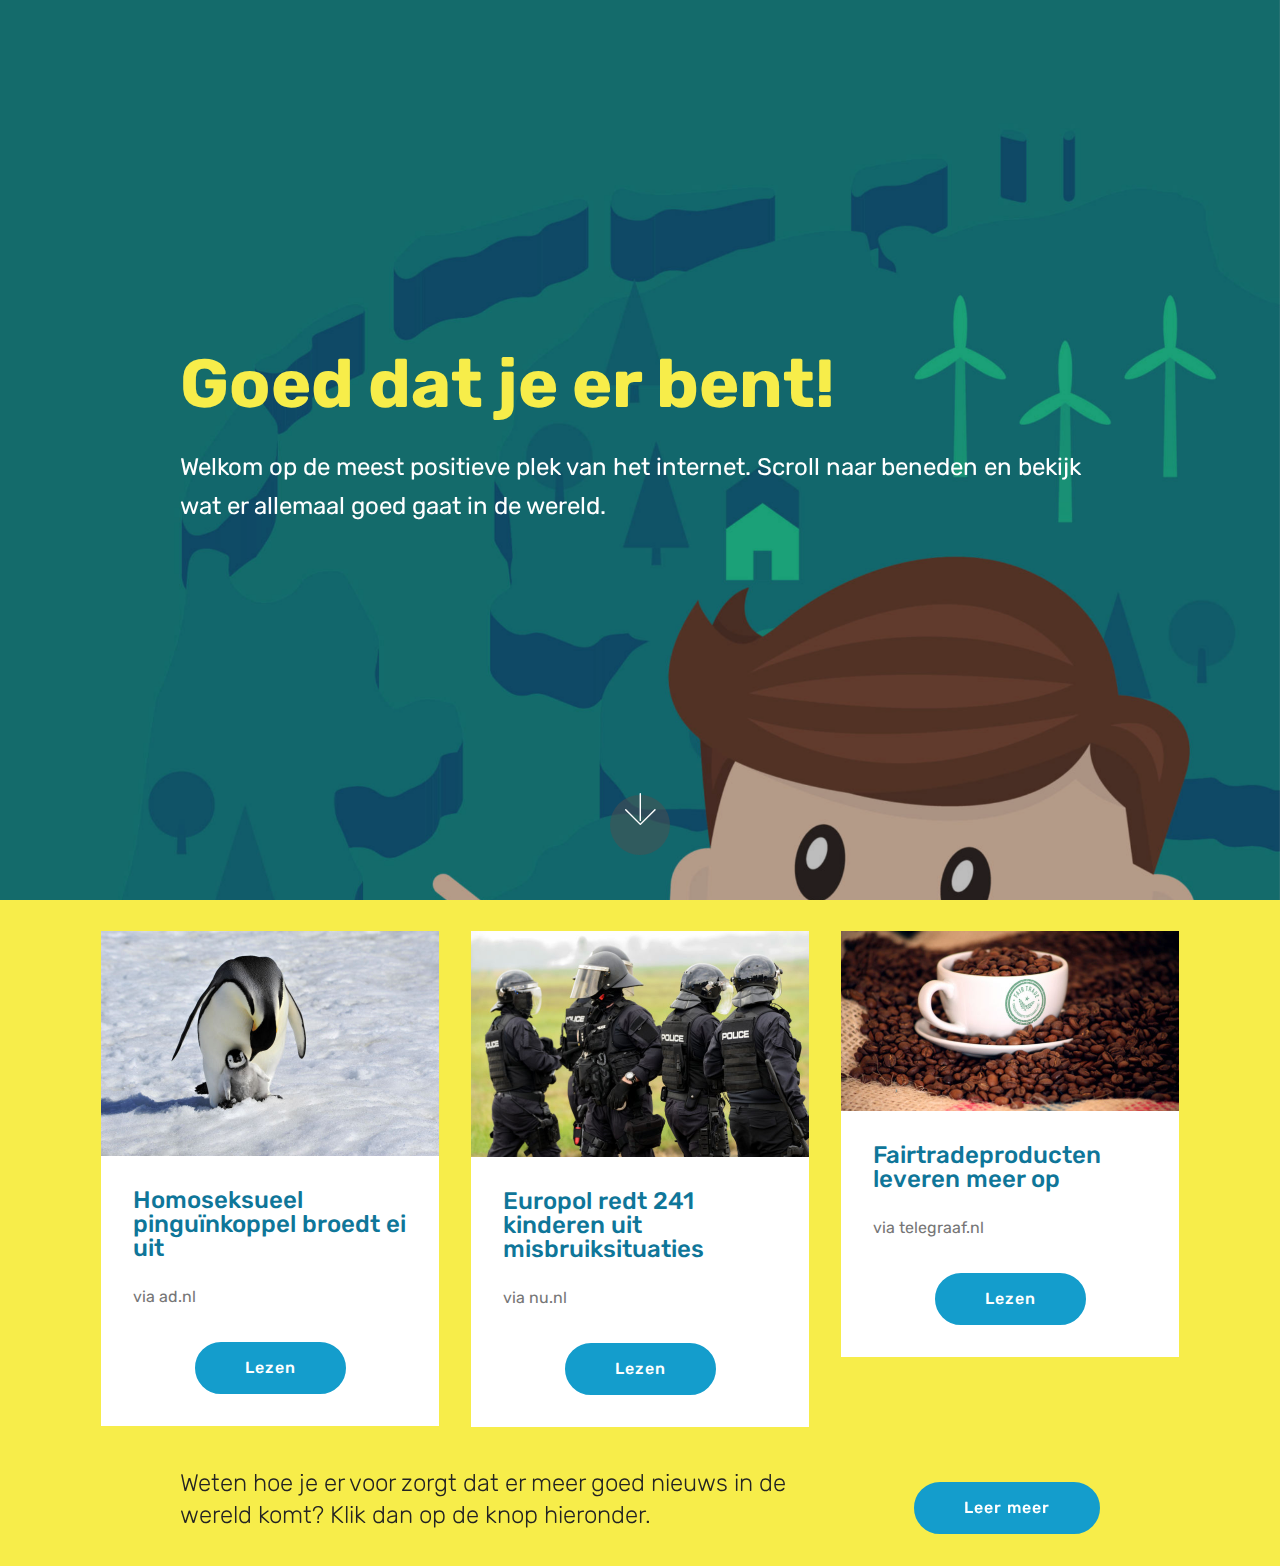
<file: index.html>
<!DOCTYPE html>
<html >
<head>
  <!-- Site made with Mobirise Website Builder v4.8.3, https://mobirise.com -->
  <meta charset="UTF-8">
  <meta http-equiv="X-UA-Compatible" content="IE=edge">
  <meta name="generator" content="Mobirise v4.8.3, mobirise.com">
  <meta name="viewport" content="width=device-width, initial-scale=1, minimum-scale=1">
  <link rel="shortcut icon" href="assets/images/logo4.png" type="image/x-icon">
  <meta name="description" content="">
  <title>Home</title>
  <link rel="stylesheet" href="assets/web/assets/mobirise-icons/mobirise-icons.css">
  <link rel="stylesheet" href="assets/tether/tether.min.css">
  <link rel="stylesheet" href="assets/bootstrap/css/bootstrap.min.css">
  <link rel="stylesheet" href="assets/bootstrap/css/bootstrap-grid.min.css">
  <link rel="stylesheet" href="assets/bootstrap/css/bootstrap-reboot.min.css">
  <link rel="stylesheet" href="assets/theme/css/style.css">
  <link rel="stylesheet" href="assets/mobirise/css/mbr-additional.css" type="text/css">
  
  
  
</head>
<body>
  <section class="cid-r7zKMKslUr mbr-fullscreen mbr-parallax-background" id="header2-6">

    

    <div class="mbr-overlay" style="opacity: 0.3; background-color: rgb(35, 35, 35);"></div>

    <div class="container align-center">
        <div class="row justify-content-md-center">
            <div class="mbr-white col-md-10">
                <h1 class="mbr-section-title mbr-bold pb-3 mbr-fonts-style display-1">
                    Goed dat je er bent!</h1>
                
                <p class="mbr-text pb-3 mbr-fonts-style display-5">Welkom op de meest positieve plek van het internet. Scroll naar beneden en bekijk wat er allemaal goed gaat in de wereld.&nbsp;</p>
                
            </div>
        </div>
    </div>
    <div class="mbr-arrow hidden-sm-down" aria-hidden="true">
        <a href="#next">
            <i class="mbri-down mbr-iconfont"></i>
        </a>
    </div>
</section>

<section class="engine"><a href="https://mobiri.se/v">html templates</a></section><section class="features3 cid-r7zKyPu7XP" id="features3-5">

    

    
    <div class="container">
        <div class="media-container-row">
            <div class="card p-3 col-12 col-md-6 col-lg-4">
                <div class="card-wrapper">
                    <div class="card-img">
                        <img src="assets/images/shutterstock-618504857-676x450.jpg" alt="Mobirise" title="">
                    </div>
                    <div class="card-box">
                        <h4 class="card-title mbr-fonts-style display-5">Homoseksueel pinguïnkoppel broedt ei uit</h4>
                        <p class="mbr-text mbr-fonts-style display-7">
                            via ad.nl</p>
                    </div>
                    <div class="mbr-section-btn text-center"><a href="page2.html" class="btn btn-primary display-4">
                            Lezen</a></div>
                </div>
            </div>

            <div class="card p-3 col-12 col-md-6 col-lg-4">
                <div class="card-wrapper">
                    <div class="card-img">
                        <img src="assets/images/shutterstock-498487594-676x452.jpg" alt="Mobirise" title="">
                    </div>
                    <div class="card-box">
                        <h4 class="card-title mbr-fonts-style display-5">Europol redt 241 kinderen uit misbruiksituaties</h4>
                        <p class="mbr-text mbr-fonts-style display-7">
                            via nu.nl</p>
                    </div>
                    <div class="mbr-section-btn text-center"><a href="page3.html" class="btn btn-primary display-4">
                            Lezen</a></div>
                </div>
            </div>

            <div class="card p-3 col-12 col-md-6 col-lg-4">
                <div class="card-wrapper">
                    <div class="card-img">
                        <img src="assets/images/shutterstock-279001388-676x360.jpg" alt="Mobirise" title="">
                    </div>
                    <div class="card-box">
                        <h4 class="card-title mbr-fonts-style display-5">Fairtradeproducten leveren meer op</h4>
                        <p class="mbr-text mbr-fonts-style display-7">
                            via telegraaf.nl</p>
                    </div>
                    <div class="mbr-section-btn text-center"><a href="page4.html" class="btn btn-primary display-4">
                            Lezen</a></div>
                </div>
            </div>

            
        </div>
    </div>
</section>

<section class="mbr-section info1 cid-r7AsgPxauC" id="info1-e">

    

    
    <div class="container">
        <div class="row justify-content-center content-row">
            <div class="media-container-column title col-12 col-lg-7 col-md-6">
                <h3 class="mbr-section-subtitle align-left mbr-light pb-3 mbr-fonts-style display-5">Weten hoe je er voor zorgt dat er meer goed nieuws in de wereld komt? Klik dan op de knop hieronder.</h3>
                
            </div>
            <div class="media-container-column col-12 col-lg-3 col-md-4">
                <div class="mbr-section-btn align-right py-4"><a class="btn btn-primary display-4" href="page1.html">Leer meer</a></div>
            </div>
        </div>
    </div>
</section>


  <script src="assets/web/assets/jquery/jquery.min.js"></script>
  <script src="assets/popper/popper.min.js"></script>
  <script src="assets/tether/tether.min.js"></script>
  <script src="assets/bootstrap/js/bootstrap.min.js"></script>
  <script src="assets/smoothscroll/smooth-scroll.js"></script>
  <script src="assets/parallax/jarallax.min.js"></script>
  <script src="assets/theme/js/script.js"></script>
  
  
</body>
</html>
</file>
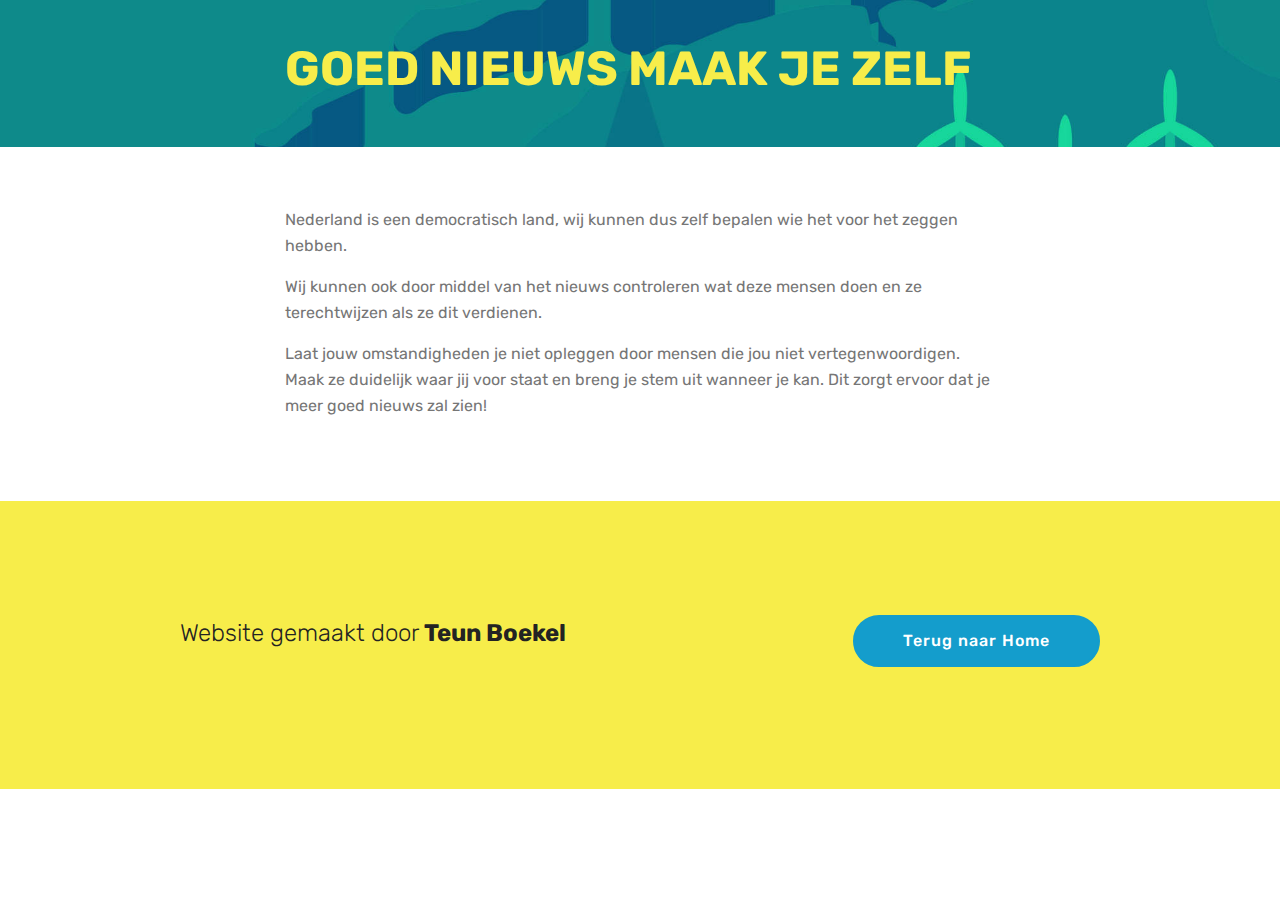
<file: page1.html>
<!DOCTYPE html>
<html >
<head>
  <!-- Site made with Mobirise Website Builder v4.8.3, https://mobirise.com -->
  <meta charset="UTF-8">
  <meta http-equiv="X-UA-Compatible" content="IE=edge">
  <meta name="generator" content="Mobirise v4.8.3, mobirise.com">
  <meta name="viewport" content="width=device-width, initial-scale=1, minimum-scale=1">
  <link rel="shortcut icon" href="assets/images/logo4.png" type="image/x-icon">
  <meta name="description" content="Website Builder Description">
  <title>Uitleg</title>
  <link rel="stylesheet" href="assets/tether/tether.min.css">
  <link rel="stylesheet" href="assets/bootstrap/css/bootstrap.min.css">
  <link rel="stylesheet" href="assets/bootstrap/css/bootstrap-grid.min.css">
  <link rel="stylesheet" href="assets/bootstrap/css/bootstrap-reboot.min.css">
  <link rel="stylesheet" href="assets/theme/css/style.css">
  <link rel="stylesheet" href="assets/mobirise/css/mbr-additional.css" type="text/css">
  
  
  
</head>
<body>
  <section class="mbr-section content5 cid-r7AvO5GBbQ mbr-parallax-background" id="content5-j">

    

    

    <div class="container">
        <div class="media-container-row">
            <div class="title col-12 col-md-8">
                <h2 class="align-center mbr-bold mbr-white pb-3 mbr-fonts-style display-2">GOED NIEUWS MAAK JE ZELF</h2>
                
                
                
            </div>
        </div>
    </div>
</section>

<section class="engine"><a href="https://mobiri.se/z">best website templates</a></section><section class="mbr-section article content1 cid-r7Ax9cuhI5" id="content1-k">
    
     

    <div class="container">
        <div class="media-container-row">
            <div class="mbr-text col-12 col-md-8 mbr-fonts-style display-7"><p>Nederland is een democratisch land, wij kunnen dus zelf bepalen wie het voor het zeggen hebben.&nbsp;</p><p>Wij kunnen ook door middel van het nieuws controleren wat deze mensen doen en ze terechtwijzen als ze dit verdienen.</p><p>Laat jouw omstandigheden je niet opleggen door mensen die jou niet vertegenwoordigen. Maak ze duidelijk waar jij voor staat en breng je stem uit wanneer je kan. Dit zorgt ervoor dat je meer goed nieuws zal zien!</p><div><br></div><div><strong><br></strong></div><p></p></div>
        </div>
    </div>
</section>

<section class="mbr-section info1 cid-r7AyNcOvV5" id="info1-l">

    

    
    <div class="container">
        <div class="row justify-content-center content-row">
            <div class="media-container-column title col-12 col-lg-7 col-md-6">
                <h3 class="mbr-section-subtitle align-left mbr-light pb-3 mbr-fonts-style display-5">Website gemaakt door <strong>Teun Boekel</strong></h3>
                
            </div>
            <div class="media-container-column col-12 col-lg-3 col-md-4">
                <div class="mbr-section-btn align-right py-4"><a class="btn btn-primary display-4" href="index.html">Terug naar Home</a></div>
            </div>
        </div>
    </div>
</section>


  <script src="assets/web/assets/jquery/jquery.min.js"></script>
  <script src="assets/popper/popper.min.js"></script>
  <script src="assets/tether/tether.min.js"></script>
  <script src="assets/bootstrap/js/bootstrap.min.js"></script>
  <script src="assets/smoothscroll/smooth-scroll.js"></script>
  <script src="assets/parallax/jarallax.min.js"></script>
  <script src="assets/theme/js/script.js"></script>
  
  
</body>
</html>
</file>
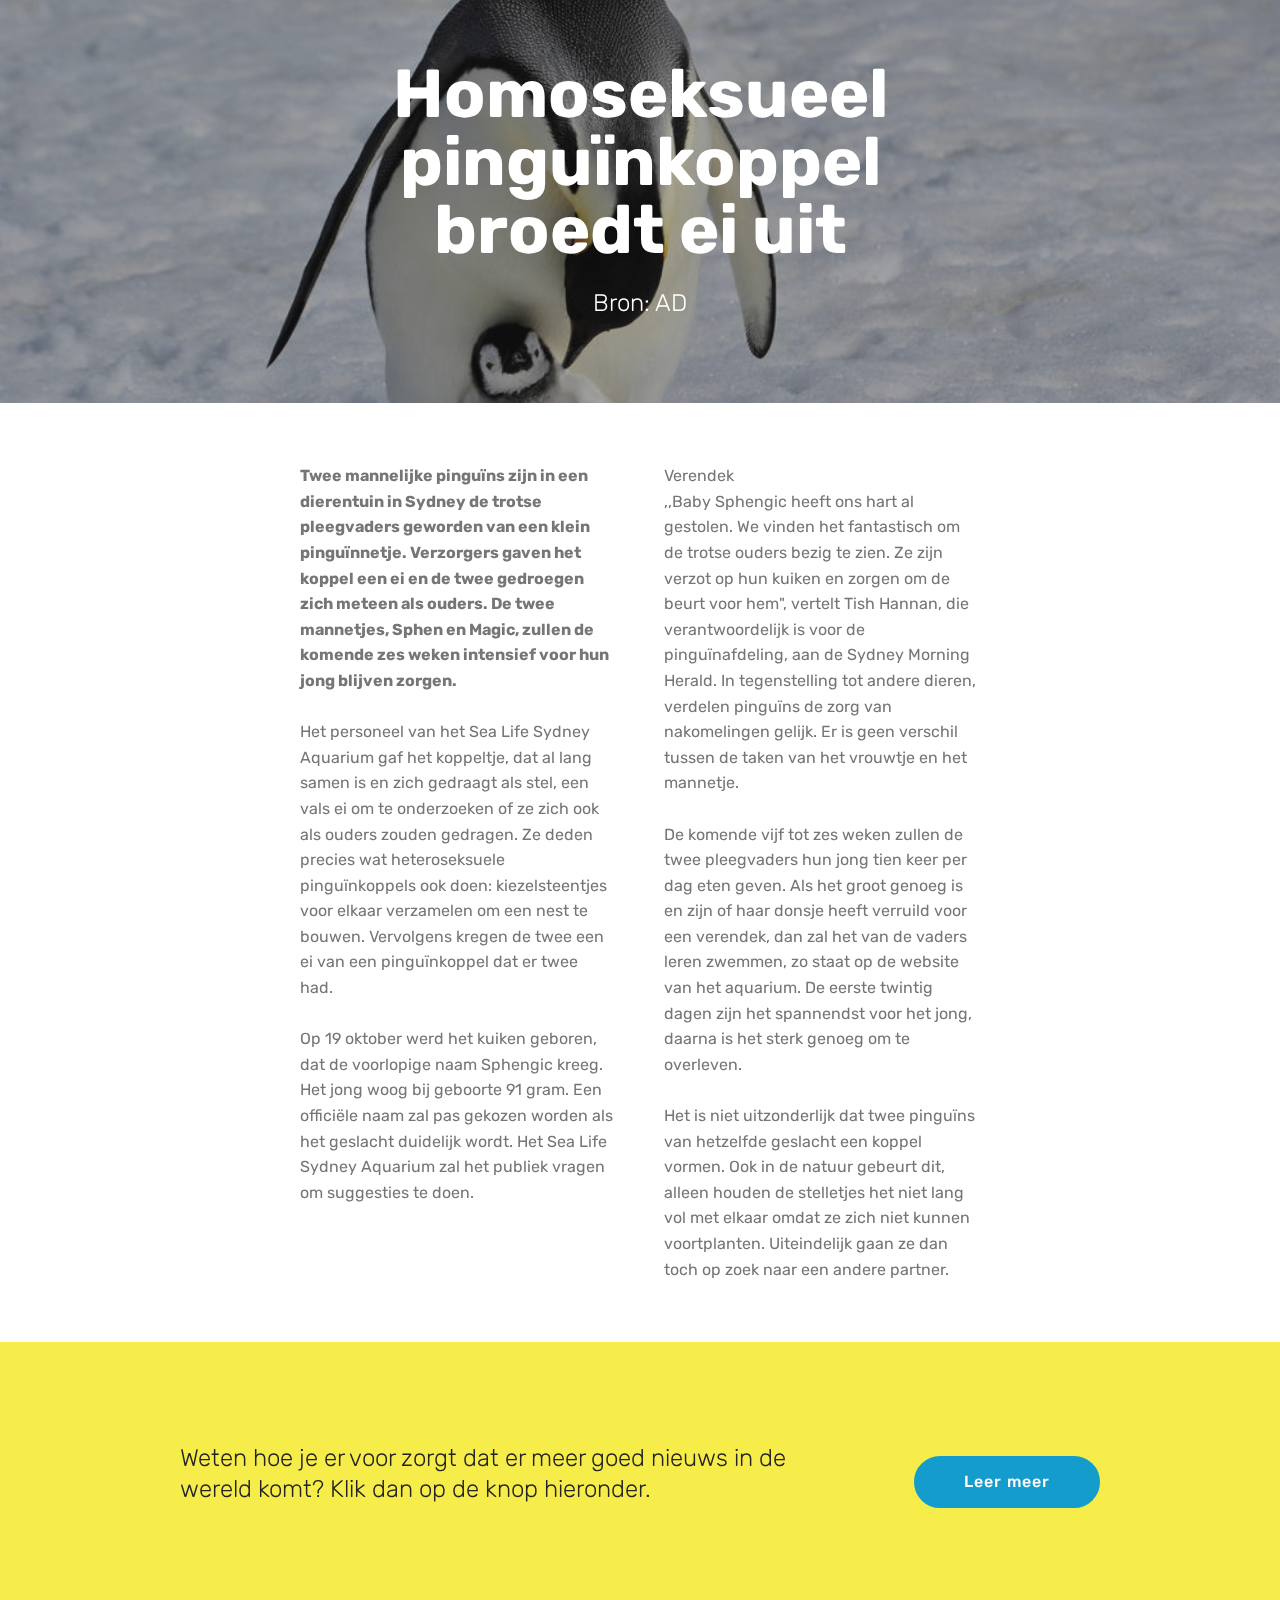
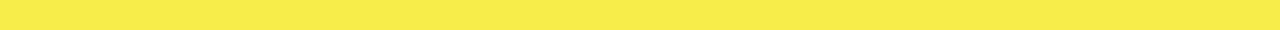
<file: page2.html>
<!DOCTYPE html>
<html >
<head>
  <!-- Site made with Mobirise Website Builder v4.8.3, https://mobirise.com -->
  <meta charset="UTF-8">
  <meta http-equiv="X-UA-Compatible" content="IE=edge">
  <meta name="generator" content="Mobirise v4.8.3, mobirise.com">
  <meta name="viewport" content="width=device-width, initial-scale=1, minimum-scale=1">
  <link rel="shortcut icon" href="assets/images/logo4.png" type="image/x-icon">
  <meta name="description" content="Web Maker Description">
  <title>N1</title>
  <link rel="stylesheet" href="assets/tether/tether.min.css">
  <link rel="stylesheet" href="assets/bootstrap/css/bootstrap.min.css">
  <link rel="stylesheet" href="assets/bootstrap/css/bootstrap-grid.min.css">
  <link rel="stylesheet" href="assets/bootstrap/css/bootstrap-reboot.min.css">
  <link rel="stylesheet" href="assets/theme/css/style.css">
  <link rel="stylesheet" href="assets/mobirise/css/mbr-additional.css" type="text/css">
  
  
  
</head>
<body>
  <section class="mbr-section content5 cid-r7ApCWLqo5 mbr-parallax-background" id="content5-7">

    

    <div class="mbr-overlay" style="opacity: 0.4; background-color: rgb(35, 35, 35);">
    </div>

    <div class="container">
        <div class="media-container-row">
            <div class="title col-12 col-md-8">
                <h2 class="align-center mbr-bold mbr-white pb-3 mbr-fonts-style display-1">Homoseksueel pinguïnkoppel broedt ei uit</h2>
                <h3 class="mbr-section-subtitle align-center mbr-light mbr-white pb-3 mbr-fonts-style display-5">Bron: AD</h3>
                
                
            </div>
        </div>
    </div>
</section>

<section class="engine"><a href="https://mobiri.se/k">develop your own website</a></section><section class="mbr-section article content3 cid-r7ApZ9jLjX" id="content3-9">
      
     

    <div class="container">
        <div class="media-container-row">
            <div class="row col-12 col-md-8">
                <div class="col-12 col-md-6 pr-lg-4 mbr-text mbr-fonts-style display-7"><strong>Twee mannelijke pinguïns zijn in een dierentuin in Sydney de trotse pleegvaders geworden van een klein pinguïnnetje. Verzorgers gaven het koppel een ei en de twee gedroegen zich meteen als ouders. De twee mannetjes, Sphen en Magic, zullen de komende zes weken intensief voor hun jong blijven zorgen.</strong>&nbsp;<div><br></div><div>Het personeel van het Sea Life Sydney Aquarium gaf het koppeltje, dat al lang samen is en zich gedraagt als stel, een vals ei om te onderzoeken of ze zich ook als ouders zouden gedragen. Ze deden precies wat heteroseksuele pinguïnkoppels ook doen: kiezelsteentjes voor elkaar verzamelen om een nest te bouwen. Vervolgens kregen de twee een ei van een pinguïnkoppel dat er twee had.&nbsp;</div><div><br></div><div>Op 19 oktober werd het kuiken geboren, dat de voorlopige naam Sphengic kreeg. Het jong woog bij geboorte 91 gram. Een officiële naam zal pas gekozen worden als het geslacht duidelijk wordt. Het Sea Life Sydney Aquarium zal het publiek vragen om suggesties te doen.</div><div><br></div></div>
                <div class="col-12 col-md-6 pl-lg-4 mbr-text mbr-fonts-style display-7"><div><span style="font-size: 1rem;">Verendek</span></div><div><span style="font-size: 1rem;">,,Baby Sphengic heeft ons hart al gestolen. We vinden het fantastisch om de trotse ouders bezig te zien. Ze zijn verzot op hun kuiken en zorgen om de beurt voor hem", vertelt Tish Hannan, die verantwoordelijk is voor de pinguïnafdeling, aan de Sydney Morning Herald. In tegenstelling tot andere dieren, verdelen pinguïns de zorg van nakomelingen gelijk. Er is geen verschil tussen de taken van het vrouwtje en het mannetje.</span></div><div><span style="font-size: 1rem;"><br></span></div><div><span style="font-size: 1rem;">De komende vijf tot zes weken zullen de twee pleegvaders hun jong tien keer per dag eten geven. Als het groot genoeg is en zijn of haar donsje heeft verruild voor een verendek, dan zal het van de vaders leren zwemmen, zo staat op de website van het aquarium. De eerste twintig dagen zijn het spannendst voor het jong, daarna is het sterk genoeg om te overleven. &nbsp;</span><br></div><div><br></div><div>Het is niet uitzonderlijk dat twee pinguïns van hetzelfde geslacht een koppel vormen. Ook in de natuur gebeurt dit, alleen houden de stelletjes het niet lang vol met elkaar omdat ze zich niet kunnen voortplanten. Uiteindelijk gaan ze dan toch op zoek naar een andere partner.</div></div>
            </div>
        </div>
    </div>
</section>

<section class="mbr-section info1 cid-r7AqiyJQre" id="info1-a">

    

    
    <div class="container">
        <div class="row justify-content-center content-row">
            <div class="media-container-column title col-12 col-lg-7 col-md-6">
                <h3 class="mbr-section-subtitle align-left mbr-light pb-3 mbr-fonts-style display-5">Weten hoe je er voor zorgt dat er meer goed nieuws in de wereld komt? Klik dan op de knop hieronder.</h3>
                
            </div>
            <div class="media-container-column col-12 col-lg-3 col-md-4">
                <div class="mbr-section-btn align-right py-4"><a class="btn btn-primary display-4" href="page1.html">Leer meer</a></div>
            </div>
        </div>
    </div>
</section>


  <script src="assets/web/assets/jquery/jquery.min.js"></script>
  <script src="assets/popper/popper.min.js"></script>
  <script src="assets/tether/tether.min.js"></script>
  <script src="assets/bootstrap/js/bootstrap.min.js"></script>
  <script src="assets/smoothscroll/smooth-scroll.js"></script>
  <script src="assets/parallax/jarallax.min.js"></script>
  <script src="assets/theme/js/script.js"></script>
  
  
</body>
</html>
</file>
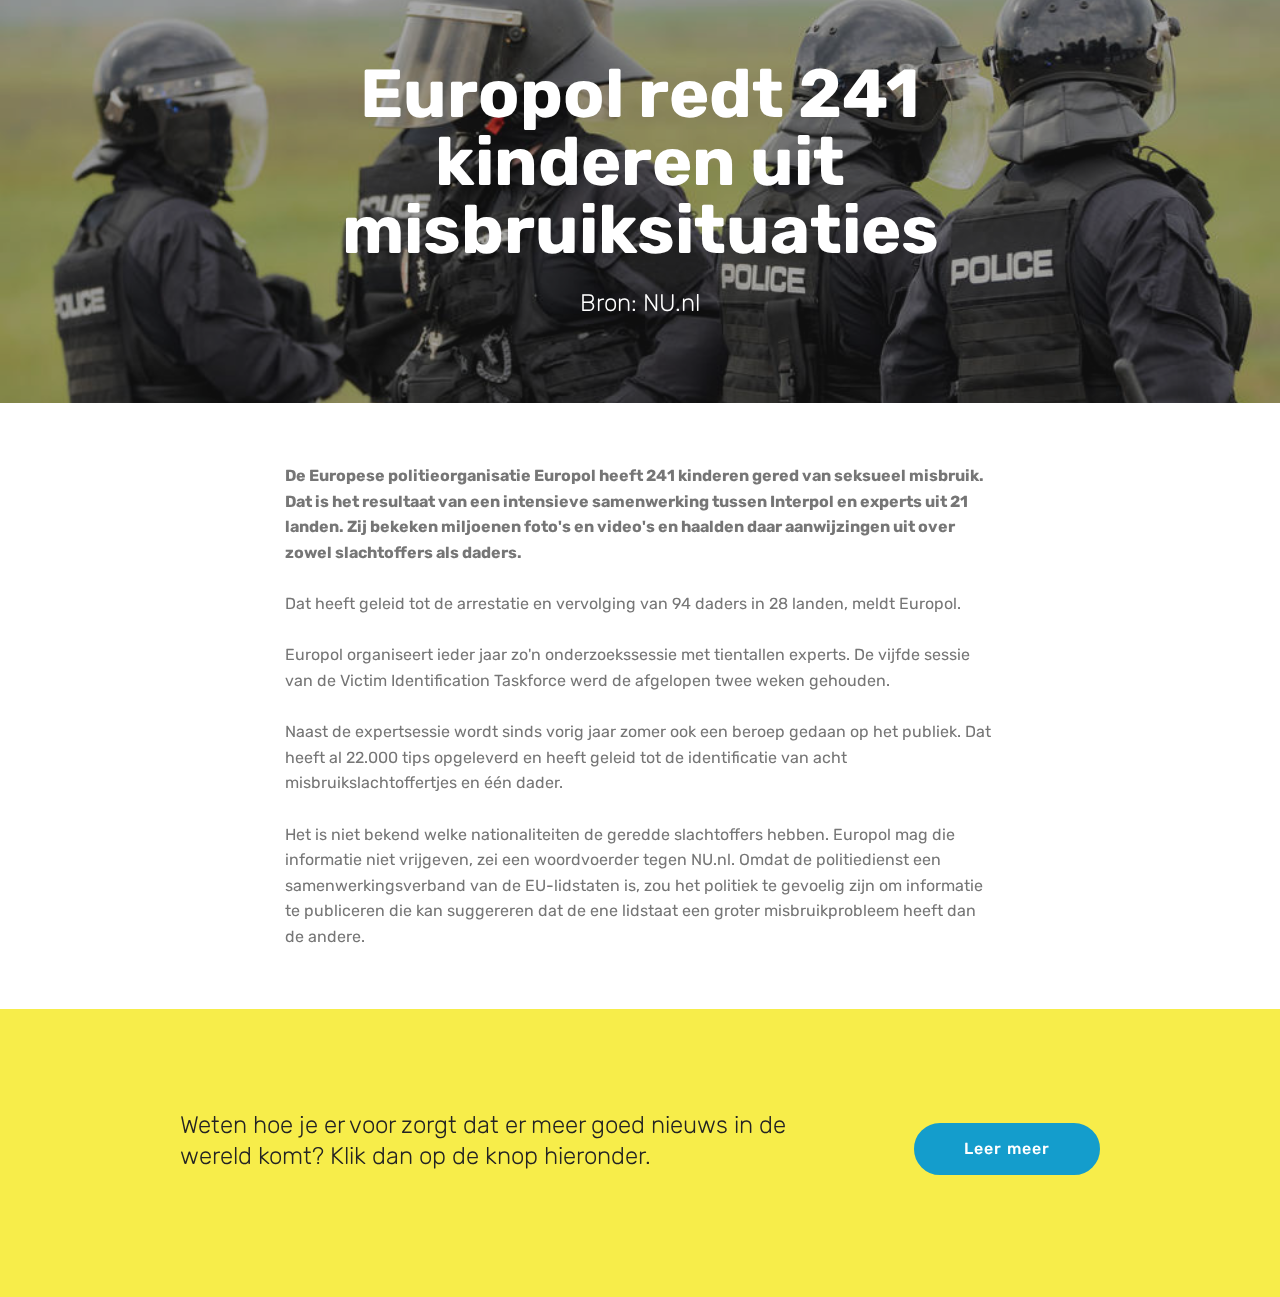
<file: page3.html>
<!DOCTYPE html>
<html >
<head>
  <!-- Site made with Mobirise Website Builder v4.8.3, https://mobirise.com -->
  <meta charset="UTF-8">
  <meta http-equiv="X-UA-Compatible" content="IE=edge">
  <meta name="generator" content="Mobirise v4.8.3, mobirise.com">
  <meta name="viewport" content="width=device-width, initial-scale=1, minimum-scale=1">
  <link rel="shortcut icon" href="assets/images/logo4.png" type="image/x-icon">
  <meta name="description" content="Web Site Generator Description">
  <title>N2</title>
  <link rel="stylesheet" href="assets/tether/tether.min.css">
  <link rel="stylesheet" href="assets/bootstrap/css/bootstrap.min.css">
  <link rel="stylesheet" href="assets/bootstrap/css/bootstrap-grid.min.css">
  <link rel="stylesheet" href="assets/bootstrap/css/bootstrap-reboot.min.css">
  <link rel="stylesheet" href="assets/theme/css/style.css">
  <link rel="stylesheet" href="assets/mobirise/css/mbr-additional.css" type="text/css">
  
  
  
</head>
<body>
  <section class="mbr-section content5 cid-r7Arc5gvoo mbr-parallax-background" id="content5-c">

    

    <div class="mbr-overlay" style="opacity: 0.4; background-color: rgb(35, 35, 35);">
    </div>

    <div class="container">
        <div class="media-container-row">
            <div class="title col-12 col-md-8">
                <h2 class="align-center mbr-bold mbr-white pb-3 mbr-fonts-style display-1">Europol redt 241 kinderen uit misbruiksituaties</h2>
                <h3 class="mbr-section-subtitle align-center mbr-light mbr-white pb-3 mbr-fonts-style display-5">Bron: NU.nl</h3>
                
                
            </div>
        </div>
    </div>
</section>

<section class="engine"><a href="https://mobiri.se/q">responsive site templates</a></section><section class="mbr-section article content1 cid-r7Ar1pYnXD" id="content1-b">
    
     

    <div class="container">
        <div class="media-container-row">
            <div class="mbr-text col-12 col-md-8 mbr-fonts-style display-7"><strong>De Europese politieorganisatie Europol heeft 241 kinderen gered van seksueel misbruik. Dat is het resultaat van een intensieve samenwerking tussen Interpol en experts uit 21 landen. Zij bekeken miljoenen foto's en video's en haalden daar aanwijzingen uit over zowel slachtoffers als daders.</strong><div><br></div><div>Dat heeft geleid tot de arrestatie en vervolging van 94 daders in 28 landen, meldt Europol.</div><div><br></div><div>Europol organiseert ieder jaar zo'n onderzoekssessie met tientallen experts. De vijfde sessie van de Victim Identification Taskforce werd de afgelopen twee weken gehouden.</div><div><br></div><div>Naast de expertsessie wordt sinds vorig jaar zomer ook een beroep gedaan op het publiek. Dat heeft al 22.000 tips opgeleverd en heeft geleid tot de identificatie van acht misbruikslachtoffertjes en één dader.</div><div><br></div><div>Het is niet bekend welke nationaliteiten de geredde slachtoffers hebben. Europol mag die informatie niet vrijgeven, zei een woordvoerder tegen NU.nl. Omdat de politiedienst een samenwerkingsverband van de EU-lidstaten is, zou het politiek te gevoelig zijn om informatie te publiceren die kan suggereren dat de ene lidstaat een groter misbruikprobleem heeft dan de andere.</div></div>
        </div>
    </div>
</section>

<section class="mbr-section info1 cid-r7ArdQ61iH" id="info1-d">

    

    
    <div class="container">
        <div class="row justify-content-center content-row">
            <div class="media-container-column title col-12 col-lg-7 col-md-6">
                <h3 class="mbr-section-subtitle align-left mbr-light pb-3 mbr-fonts-style display-5">Weten hoe je er voor zorgt dat er meer goed nieuws in de wereld komt? Klik dan op de knop hieronder.</h3>
                
            </div>
            <div class="media-container-column col-12 col-lg-3 col-md-4">
                <div class="mbr-section-btn align-right py-4"><a class="btn btn-primary display-4" href="page1.html">Leer meer</a></div>
            </div>
        </div>
    </div>
</section>


  <script src="assets/web/assets/jquery/jquery.min.js"></script>
  <script src="assets/popper/popper.min.js"></script>
  <script src="assets/tether/tether.min.js"></script>
  <script src="assets/bootstrap/js/bootstrap.min.js"></script>
  <script src="assets/smoothscroll/smooth-scroll.js"></script>
  <script src="assets/parallax/jarallax.min.js"></script>
  <script src="assets/theme/js/script.js"></script>
  
  
</body>
</html>
</file>
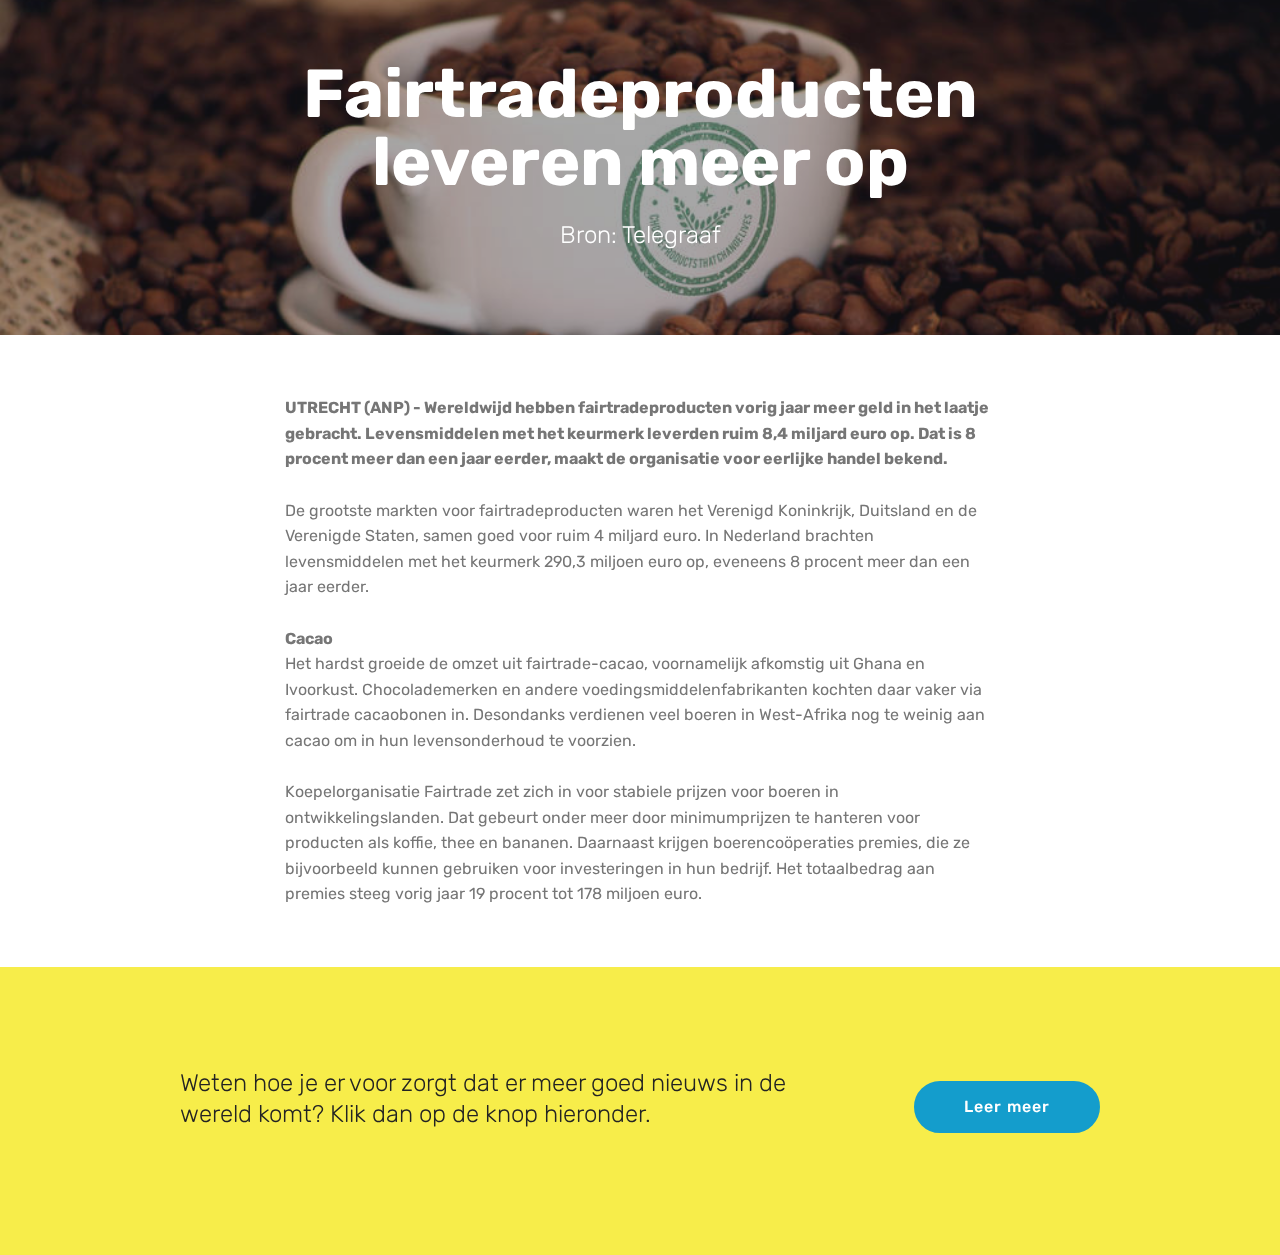
<file: page4.html>
<!DOCTYPE html>
<html >
<head>
  <!-- Site made with Mobirise Website Builder v4.8.3, https://mobirise.com -->
  <meta charset="UTF-8">
  <meta http-equiv="X-UA-Compatible" content="IE=edge">
  <meta name="generator" content="Mobirise v4.8.3, mobirise.com">
  <meta name="viewport" content="width=device-width, initial-scale=1, minimum-scale=1">
  <link rel="shortcut icon" href="assets/images/logo4.png" type="image/x-icon">
  <meta name="description" content="Website Creator Description">
  <title>N3</title>
  <link rel="stylesheet" href="assets/tether/tether.min.css">
  <link rel="stylesheet" href="assets/bootstrap/css/bootstrap.min.css">
  <link rel="stylesheet" href="assets/bootstrap/css/bootstrap-grid.min.css">
  <link rel="stylesheet" href="assets/bootstrap/css/bootstrap-reboot.min.css">
  <link rel="stylesheet" href="assets/theme/css/style.css">
  <link rel="stylesheet" href="assets/mobirise/css/mbr-additional.css" type="text/css">
  
  
  
</head>
<body>
  <section class="mbr-section content5 cid-r7AsRkSmWM mbr-parallax-background" id="content5-f">

    

    <div class="mbr-overlay" style="opacity: 0.4; background-color: rgb(35, 35, 35);">
    </div>

    <div class="container">
        <div class="media-container-row">
            <div class="title col-12 col-md-8">
                <h2 class="align-center mbr-bold mbr-white pb-3 mbr-fonts-style display-1">Fairtradeproducten leveren meer op</h2>
                <h3 class="mbr-section-subtitle align-center mbr-light mbr-white pb-3 mbr-fonts-style display-5">Bron: Telegraaf</h3>
                
                
            </div>
        </div>
    </div>
</section>

<section class="engine"><a href="https://mobiri.se/w">html5 templates</a></section><section class="mbr-section article content1 cid-r7At23jU9g" id="content1-i">
    
     

    <div class="container">
        <div class="media-container-row">
            <div class="mbr-text col-12 col-md-8 mbr-fonts-style display-7"><strong>UTRECHT (ANP) - Wereldwijd hebben fairtradeproducten vorig jaar meer geld in het laatje gebracht. Levensmiddelen met het keurmerk leverden ruim 8,4 miljard euro op. Dat is 8 procent meer dan een jaar eerder, maakt de organisatie voor eerlijke handel bekend.</strong><div><br></div><div>De grootste markten voor fairtradeproducten waren het Verenigd Koninkrijk, Duitsland en de Verenigde Staten, samen goed voor ruim 4 miljard euro. In Nederland brachten levensmiddelen met het keurmerk 290,3 miljoen euro op, eveneens 8 procent meer dan een jaar eerder.</div><div><br></div><div><strong>Cacao</strong></div><div>Het hardst groeide de omzet uit fairtrade-cacao, voornamelijk afkomstig uit Ghana en Ivoorkust. Chocolademerken en andere voedingsmiddelenfabrikanten kochten daar vaker via fairtrade cacaobonen in. Desondanks verdienen veel boeren in West-Afrika nog te weinig aan cacao om in hun levensonderhoud te voorzien.</div><div><br></div><div>Koepelorganisatie Fairtrade zet zich in voor stabiele prijzen voor boeren in ontwikkelingslanden. Dat gebeurt onder meer door minimumprijzen te hanteren voor producten als koffie, thee en bananen. Daarnaast krijgen boerencoöperaties premies, die ze bijvoorbeeld kunnen gebruiken voor investeringen in hun bedrijf. Het totaalbedrag aan premies steeg vorig jaar 19 procent tot 178 miljoen euro.</div></div>
        </div>
    </div>
</section>

<section class="mbr-section info1 cid-r7AsSgV9M6" id="info1-h">

    

    
    <div class="container">
        <div class="row justify-content-center content-row">
            <div class="media-container-column title col-12 col-lg-7 col-md-6">
                <h3 class="mbr-section-subtitle align-left mbr-light pb-3 mbr-fonts-style display-5">Weten hoe je er voor zorgt dat er meer goed nieuws in de wereld komt? Klik dan op de knop hieronder.</h3>
                
            </div>
            <div class="media-container-column col-12 col-lg-3 col-md-4">
                <div class="mbr-section-btn align-right py-4"><a class="btn btn-primary display-4" href="page1.html">Leer meer</a></div>
            </div>
        </div>
    </div>
</section>


  <script src="assets/web/assets/jquery/jquery.min.js"></script>
  <script src="assets/popper/popper.min.js"></script>
  <script src="assets/tether/tether.min.js"></script>
  <script src="assets/bootstrap/js/bootstrap.min.js"></script>
  <script src="assets/smoothscroll/smooth-scroll.js"></script>
  <script src="assets/parallax/jarallax.min.js"></script>
  <script src="assets/theme/js/script.js"></script>
  
  
</body>
</html>
</file>
<file: assets/web/assets/mobirise-icons/mobirise-icons.css>
@font-face {
  font-family: 'MobiriseIcons';
  src:  url('mobirise-icons.eot?spat4u');
  src:  url('mobirise-icons.eot?spat4u#iefix') format('embedded-opentype'),
    url('mobirise-icons.ttf?spat4u') format('truetype'),
    url('mobirise-icons.woff?spat4u') format('woff'),
    url('mobirise-icons.svg?spat4u#MobiriseIcons') format('svg');
  font-weight: normal;
  font-style: normal;
}

[class^="mbri-"], [class*=" mbri-"] {
  /* use !important to prevent issues with browser extensions that change fonts */
  font-family: MobiriseIcons !important;
  speak: none;
  font-style: normal;
  font-weight: normal;
  font-variant: normal;
  text-transform: none;
  line-height: 1;

  /* Better Font Rendering =========== */
  -webkit-font-smoothing: antialiased;
  -moz-osx-font-smoothing: grayscale;
}

.mbri-add-submenu:before {
  content: "\e900";
}
.mbri-alert:before {
  content: "\e901";
}
.mbri-align-center:before {
  content: "\e902";
}
.mbri-align-justify:before {
  content: "\e903";
}
.mbri-align-left:before {
  content: "\e904";
}
.mbri-align-right:before {
  content: "\e905";
}
.mbri-android:before {
  content: "\e906";
}
.mbri-apple:before {
  content: "\e907";
}
.mbri-arrow-down:before {
  content: "\e908";
}
.mbri-arrow-next:before {
  content: "\e909";
}
.mbri-arrow-prev:before {
  content: "\e90a";
}
.mbri-arrow-up:before {
  content: "\e90b";
}
.mbri-bold:before {
  content: "\e90c";
}
.mbri-bookmark:before {
  content: "\e90d";
}
.mbri-bootstrap:before {
  content: "\e90e";
}
.mbri-briefcase:before {
  content: "\e90f";
}
.mbri-browse:before {
  content: "\e910";
}
.mbri-bulleted-list:before {
  content: "\e911";
}
.mbri-calendar:before {
  content: "\e912";
}
.mbri-camera:before {
  content: "\e913";
}
.mbri-cart-add:before {
  content: "\e914";
}
.mbri-cart-full:before {
  content: "\e915";
}
.mbri-cash:before {
  content: "\e916";
}
.mbri-change-style:before {
  content: "\e917";
}
.mbri-chat:before {
  content: "\e918";
}
.mbri-clock:before {
  content: "\e919";
}
.mbri-close:before {
  content: "\e91a";
}
.mbri-cloud:before {
  content: "\e91b";
}
.mbri-code:before {
  content: "\e91c";
}
.mbri-contact-form:before {
  content: "\e91d";
}
.mbri-credit-card:before {
  content: "\e91e";
}
.mbri-cursor-click:before {
  content: "\e91f";
}
.mbri-cust-feedback:before {
  content: "\e920";
}
.mbri-database:before {
  content: "\e921";
}
.mbri-delivery:before {
  content: "\e922";
}
.mbri-desktop:before {
  content: "\e923";
}
.mbri-devices:before {
  content: "\e924";
}
.mbri-down:before {
  content: "\e925";
}
.mbri-download:before {
  content: "\e989";
}
.mbri-drag-n-drop:before {
  content: "\e927";
}
.mbri-drag-n-drop2:before {
  content: "\e928";
}
.mbri-edit:before {
  content: "\e929";
}
.mbri-edit2:before {
  content: "\e92a";
}
.mbri-error:before {
  content: "\e92b";
}
.mbri-extension:before {
  content: "\e92c";
}
.mbri-features:before {
  content: "\e92d";
}
.mbri-file:before {
  content: "\e92e";
}
.mbri-flag:before {
  content: "\e92f";
}
.mbri-folder:before {
  content: "\e930";
}
.mbri-gift:before {
  content: "\e931";
}
.mbri-github:before {
  content: "\e932";
}
.mbri-globe:before {
  content: "\e933";
}
.mbri-globe-2:before {
  content: "\e934";
}
.mbri-growing-chart:before {
  content: "\e935";
}
.mbri-hearth:before {
  content: "\e936";
}
.mbri-help:before {
  content: "\e937";
}
.mbri-home:before {
  content: "\e938";
}
.mbri-hot-cup:before {
  content: "\e939";
}
.mbri-idea:before {
  content: "\e93a";
}
.mbri-image-gallery:before {
  content: "\e93b";
}
.mbri-image-slider:before {
  content: "\e93c";
}
.mbri-info:before {
  content: "\e93d";
}
.mbri-italic:before {
  content: "\e93e";
}
.mbri-key:before {
  content: "\e93f";
}
.mbri-laptop:before {
  content: "\e940";
}
.mbri-layers:before {
  content: "\e941";
}
.mbri-left-right:before {
  content: "\e942";
}
.mbri-left:before {
  content: "\e943";
}
.mbri-letter:before {
  content: "\e944";
}
.mbri-like:before {
  content: "\e945";
}
.mbri-link:before {
  content: "\e946";
}
.mbri-lock:before {
  content: "\e947";
}
.mbri-login:before {
  content: "\e948";
}
.mbri-logout:before {
  content: "\e949";
}
.mbri-magic-stick:before {
  content: "\e94a";
}
.mbri-map-pin:before {
  content: "\e94b";
}
.mbri-menu:before {
  content: "\e94c";
}
.mbri-mobile:before {
  content: "\e94d";
}
.mbri-mobile2:before {
  content: "\e94e";
}
.mbri-mobirise:before {
  content: "\e94f";
}
.mbri-more-horizontal:before {
  content: "\e950";
}
.mbri-more-vertical:before {
  content: "\e951";
}
.mbri-music:before {
  content: "\e952";
}
.mbri-new-file:before {
  content: "\e953";
}
.mbri-numbered-list:before {
  content: "\e954";
}
.mbri-opened-folder:before {
  content: "\e955";
}
.mbri-pages:before {
  content: "\e956";
}
.mbri-paper-plane:before {
  content: "\e957";
}
.mbri-paperclip:before {
  content: "\e958";
}
.mbri-photo:before {
  content: "\e959";
}
.mbri-photos:before {
  content: "\e95a";
}
.mbri-pin:before {
  content: "\e95b";
}
.mbri-play:before {
  content: "\e95c";
}
.mbri-plus:before {
  content: "\e95d";
}
.mbri-preview:before {
  content: "\e95e";
}
.mbri-print:before {
  content: "\e95f";
}
.mbri-protect:before {
  content: "\e960";
}
.mbri-question:before {
  content: "\e961";
}
.mbri-quote-left:before {
  content: "\e962";
}
.mbri-quote-right:before {
  content: "\e963";
}
.mbri-refresh:before {
  content: "\e964";
}
.mbri-responsive:before {
  content: "\e965";
}
.mbri-right:before {
  content: "\e966";
}
.mbri-rocket:before {
  content: "\e967";
}
.mbri-sad-face:before {
  content: "\e968";
}
.mbri-sale:before {
  content: "\e969";
}
.mbri-save:before {
  content: "\e96a";
}
.mbri-search:before {
  content: "\e96b";
}
.mbri-setting:before {
  content: "\e96c";
}
.mbri-setting2:before {
  content: "\e96d";
}
.mbri-setting3:before {
  content: "\e96e";
}
.mbri-share:before {
  content: "\e96f";
}
.mbri-shopping-bag:before {
  content: "\e970";
}
.mbri-shopping-basket:before {
  content: "\e971";
}
.mbri-shopping-cart:before {
  content: "\e972";
}
.mbri-sites:before {
  content: "\e973";
}
.mbri-smile-face:before {
  content: "\e974";
}
.mbri-speed:before {
  content: "\e975";
}
.mbri-star:before {
  content: "\e976";
}
.mbri-success:before {
  content: "\e977";
}
.mbri-sun:before {
  content: "\e978";
}
.mbri-sun2:before {
  content: "\e979";
}
.mbri-tablet:before {
  content: "\e97a";
}
.mbri-tablet-vertical:before {
  content: "\e97b";
}
.mbri-target:before {
  content: "\e97c";
}
.mbri-timer:before {
  content: "\e97d";
}
.mbri-to-ftp:before {
  content: "\e97e";
}
.mbri-to-local-drive:before {
  content: "\e97f";
}
.mbri-touch-swipe:before {
  content: "\e980";
}
.mbri-touch:before {
  content: "\e981";
}
.mbri-trash:before {
  content: "\e982";
}
.mbri-underline:before {
  content: "\e983";
}
.mbri-unlink:before {
  content: "\e984";
}
.mbri-unlock:before {
  content: "\e985";
}
.mbri-up-down:before {
  content: "\e986";
}
.mbri-up:before {
  content: "\e987";
}
.mbri-update:before {
  content: "\e988";
}
.mbri-upload:before {
 content: "\e926"; 
}
.mbri-user:before {
  content: "\e98a";
}
.mbri-user2:before {
  content: "\e98b";
}
.mbri-users:before {
  content: "\e98c";
}
.mbri-video:before {
  content: "\e98d";
}
.mbri-video-play:before {
  content: "\e98e";
}
.mbri-watch:before {
  content: "\e98f";
}
.mbri-website-theme:before {
  content: "\e990";
}
.mbri-wifi:before {
  content: "\e991";
}
.mbri-windows:before {
  content: "\e992";
}
.mbri-zoom-out:before {
  content: "\e993";
}
.mbri-redo:before {
  content: "\e994";
}
.mbri-undo:before {
  content: "\e995";
}
</file>
<file: assets/theme/css/style.css>
/*!
 * Mobirise v4 theme (https://mobirise.com/)
 * Copyright 2017 Mobirise
 */section{background-color:#eeeeee}section,.container,.container-fluid{position:relative;word-wrap:break-word}a.mbr-iconfont:hover{text-decoration:none}.article .lead p,.article .lead ul,.article .lead ol,.article .lead pre,.article .lead blockquote{margin-bottom:0}a{font-style:normal;font-weight:400;cursor:pointer}a,a:hover{text-decoration:none}figure{margin-bottom:0}body{color:#232323}h1,h2,h3,h4,h5,h6,.h1,.h2,.h3,.h4,.h5,.h6,.display-1,.display-2,.display-3,.display-4{line-height:1;word-break:break-word;word-wrap:break-word}b,strong{font-weight:bold}blockquote{padding:10px 0 10px 20px;position:relative;border-left:2px solid;border-color:#ff3366}input:-webkit-autofill,input:-webkit-autofill:hover,input:-webkit-autofill:focus,input:-webkit-autofill:active{transition-delay:9999s;transition-property:background-color, color}textarea[type="hidden"]{display:none}body{position:relative}section{background-position:50% 50%;background-repeat:no-repeat;background-size:cover}section .mbr-background-video,section .mbr-background-video-preview{position:absolute;bottom:0;left:0;right:0;top:0}.hidden{visibility:hidden}.mbr-z-index20{z-index:20}/*! Base colors */.mbr-white{color:#ffffff}.mbr-black{color:#000000}.mbr-bg-white{background-color:#ffffff}.mbr-bg-black{background-color:#000000}/*! Text-aligns */.align-left{text-align:left}.align-center{text-align:center}.align-right{text-align:right}@media (max-width: 767px){.align-left,.align-center,.align-right,.mbr-section-btn,.mbr-section-title{text-align:center}}/*! Font-weight  */.mbr-light{font-weight:300}.mbr-regular{font-weight:400}.mbr-semibold{font-weight:500}.mbr-bold{font-weight:700}/*! Media  */.media-size-item{-webkit-flex:1 1 auto;-moz-flex:1 1 auto;-ms-flex:1 1 auto;-o-flex:1 1 auto;flex:1 1 auto}.media-content{-webkit-flex-basis:100%;flex-basis:100%}.media-container-row{display:-ms-flexbox;display:-webkit-flex;display:flex;-webkit-flex-direction:row;-ms-flex-direction:row;flex-direction:row;-webkit-flex-wrap:wrap;-ms-flex-wrap:wrap;flex-wrap:wrap;-webkit-justify-content:center;-ms-flex-pack:center;justify-content:center;-webkit-align-content:center;-ms-flex-line-pack:center;align-content:center;-webkit-align-items:start;-ms-flex-align:start;align-items:start}.media-container-row .media-size-item{width:400px}.media-container-column{display:-ms-flexbox;display:-webkit-flex;display:flex;-webkit-flex-direction:column;-ms-flex-direction:column;flex-direction:column;-webkit-flex-wrap:wrap;-ms-flex-wrap:wrap;flex-wrap:wrap;-webkit-justify-content:center;-ms-flex-pack:center;justify-content:center;-webkit-align-content:center;-ms-flex-line-pack:center;align-content:center;-webkit-align-items:stretch;-ms-flex-align:stretch;align-items:stretch}.media-container-column>*{width:100%}@media (min-width: 992px){.media-container-row{-webkit-flex-wrap:nowrap;-ms-flex-wrap:nowrap;flex-wrap:nowrap}}figure{overflow:hidden}figure[mbr-media-size]{transition:width 0.1s}.mbr-figure img,.mbr-figure iframe{display:block;width:100%}.card{background-color:transparent;border:none}.card-img{text-align:center;flex-shrink:0;-webkit-flex-shrink:0}.media{max-width:100%;margin:0 auto}.mbr-figure{-ms-flex-item-align:center;-ms-grid-row-align:center;-webkit-align-self:center;align-self:center}.media-container>div{max-width:100%}.mbr-figure img,.card-img img{width:100%}@media (max-width: 991px){.media-size-item{width:auto !important}.media{width:auto}.mbr-figure{width:100% !important}}/*! Buttons */.mbr-section-btn{margin-left:-.25rem;margin-right:-.25rem;font-size:0}nav .mbr-section-btn{margin-left:0rem;margin-right:0rem}/*! Btn icon margin */.btn .mbr-iconfont,.btn.btn-sm .mbr-iconfont{cursor:pointer;margin-right:0.5rem}.btn.btn-md .mbr-iconfont,.btn.btn-md .mbr-iconfont{margin-right:0.8rem}.mbr-regular{font-weight:400}.mbr-semibold{font-weight:500}.mbr-bold{font-weight:700}[type="submit"]{-webkit-appearance:none}/*! Full-screen */.mbr-fullscreen .mbr-overlay{min-height:100vh}.mbr-fullscreen{display:flex;display:-webkit-flex;display:-moz-flex;display:-ms-flex;display:-o-flex;align-items:center;-webkit-align-items:center;min-height:100vh;padding-top:3rem;padding-bottom:3rem}/*! Map */.map{height:25rem;position:relative}.map iframe{width:100%;height:100%}.form-asterisk{font-family:initial;position:absolute;top:-2px;font-weight:normal}/*! Scroll to top arrow */.mbr-arrow-up{bottom:25px;right:90px;position:fixed;text-align:right;z-index:5000;color:#ffffff;font-size:32px;transform:rotate(180deg);-webkit-transform:rotate(180deg)}.mbr-arrow-up a{background:rgba(0,0,0,0.2);border-radius:3px;color:#fff;display:inline-block;height:60px;width:60px;outline-style:none !important;position:relative;text-decoration:none;transition:all .3s ease-in-out;cursor:pointer;text-align:center}.mbr-arrow-up a:hover{background-color:rgba(0,0,0,0.4)}.mbr-arrow-up a i{line-height:60px}.mbr-arrow-up-icon{display:block;color:#fff}.mbr-arrow-up-icon::before{content:"\203a";display:inline-block;font-family:serif;font-size:32px;line-height:1;font-style:normal;position:relative;top:6px;left:-4px;-webkit-transform:rotate(-90deg);transform:rotate(-90deg)}/*! Arrow Down */.mbr-arrow{position:absolute;bottom:45px;left:50%;width:60px;height:60px;cursor:pointer;background-color:rgba(80,80,80,0.5);border-radius:50%;-webkit-transform:translateX(-50%);transform:translateX(-50%)}.mbr-arrow>a{display:inline-block;text-decoration:none;outline-style:none;-webkit-animation:arrowdown 1.7s ease-in-out infinite;animation:arrowdown 1.7s ease-in-out infinite}.mbr-arrow>a>i{position:absolute;top:-2px;left:15px;font-size:2rem}@keyframes arrowdown{0%{transform:translateY(0px);-webkit-transform:translateY(0px)}50%{transform:translateY(-5px);-webkit-transform:translateY(-5px)}100%{transform:translateY(0px);-webkit-transform:translateY(0px)}}@-webkit-keyframes arrowdown{0%{transform:translateY(0px);-webkit-transform:translateY(0px)}50%{transform:translateY(-5px);-webkit-transform:translateY(-5px)}100%{transform:translateY(0px);-webkit-transform:translateY(0px)}}@media (max-width: 500px){.mbr-arrow-up{left:50%;right:auto;transform:translateX(-50%) rotate(180deg);-webkit-transform:translateX(-50%) rotate(180deg)}}@keyframes gradient-animation{from{background-position:0% 100%;animation-timing-function:ease-in-out}to{background-position:100% 0%;animation-timing-function:ease-in-out}}@-webkit-keyframes gradient-animation{from{background-position:0% 100%;animation-timing-function:ease-in-out}to{background-position:100% 0%;animation-timing-function:ease-in-out}}.bg-gradient{background-size:200% 200%;animation:gradient-animation 5s infinite alternate;-webkit-animation:gradient-animation 5s infinite alternate}.menu .navbar-brand{display:-webkit-flex}.menu .navbar-brand span{display:flex;display:-webkit-flex}.menu .navbar-brand .navbar-caption-wrap{display:-webkit-flex}.menu .navbar-brand .navbar-logo img{display:-webkit-flex}@media (min-width: 768px) and (max-width: 991px){.menu .navbar-toggleable-sm .navbar-nav{display:-webkit-box;display:-webkit-flex;display:-ms-flexbox}}@media (min-width: 992px){.menu .navbar-nav.nav-dropdown{display:-webkit-flex}.menu .navbar-toggleable-sm .navbar-collapse{display:-webkit-flex !important}}.navbar{display:-webkit-flex;-webkit-flex-wrap:wrap;-webkit-align-items:center;-webkit-justify-content:space-between}.navbar-collapse{-webkit-flex-basis:100%;-webkit-flex-grow:1;-webkit-align-items:center}.nav-dropdown .link{padding:.667em 1.667em !important;margin:0 !important}.nav{display:-webkit-flex;-webkit-flex-wrap:wrap}.row{display:-webkit-flex;-webkit-flex-wrap:wrap}.justify-content-center{-webkit-justify-content:center}.form-inline{display:-webkit-flex;-webkit-flex-flow:row wrap;-webkit-align-items:center}.card-wrapper{flex:1;-webkit-flex:1}.carousel-control{display:-webkit-flex;-webkit-align-items:center;-webkit-justify-content:center}.carousel-controls{display:-webkit-flex}.media{display:-webkit-flex}
/*# sourceMappingURL=style.css.map */
.engine {
	position: absolute;
	text-indent: -2400px;
	text-align: center;
	padding: 0;
	top: 0;
	left: -2400px;
}
</file>
<file: assets/mobirise/css/mbr-additional.css>
@import url(https://fonts.googleapis.com/css?family=Rubik:300,300i,400,400i,500,500i,700,700i,900,900i);





body {
  font-style: normal;
  line-height: 1.5;
}
.mbr-section-title {
  font-style: normal;
  line-height: 1.2;
}
.mbr-section-subtitle {
  line-height: 1.3;
}
.mbr-text {
  font-style: normal;
  line-height: 1.6;
}
.display-1 {
  font-family: 'Rubik', sans-serif;
  font-size: 4.25rem;
}
.display-1 > .mbr-iconfont {
  font-size: 6.8rem;
}
.display-2 {
  font-family: 'Rubik', sans-serif;
  font-size: 3rem;
}
.display-2 > .mbr-iconfont {
  font-size: 4.8rem;
}
.display-4 {
  font-family: 'Rubik', sans-serif;
  font-size: 1rem;
}
.display-4 > .mbr-iconfont {
  font-size: 1.6rem;
}
.display-5 {
  font-family: 'Rubik', sans-serif;
  font-size: 1.5rem;
}
.display-5 > .mbr-iconfont {
  font-size: 2.4rem;
}
.display-7 {
  font-family: 'Rubik', sans-serif;
  font-size: 1rem;
}
.display-7 > .mbr-iconfont {
  font-size: 1.6rem;
}
/* ---- Fluid typography for mobile devices ---- */
/* 1.4 - font scale ratio ( bootstrap == 1.42857 ) */
/* 100vw - current viewport width */
/* (48 - 20)  48 == 48rem == 768px, 20 == 20rem == 320px(minimal supported viewport) */
/* 0.65 - min scale variable, may vary */
@media (max-width: 768px) {
  .display-1 {
    font-size: 3.4rem;
    font-size: calc( 2.1374999999999997rem + (4.25 - 2.1374999999999997) * ((100vw - 20rem) / (48 - 20)));
    line-height: calc( 1.4 * (2.1374999999999997rem + (4.25 - 2.1374999999999997) * ((100vw - 20rem) / (48 - 20))));
  }
  .display-2 {
    font-size: 2.4rem;
    font-size: calc( 1.7rem + (3 - 1.7) * ((100vw - 20rem) / (48 - 20)));
    line-height: calc( 1.4 * (1.7rem + (3 - 1.7) * ((100vw - 20rem) / (48 - 20))));
  }
  .display-4 {
    font-size: 0.8rem;
    font-size: calc( 1rem + (1 - 1) * ((100vw - 20rem) / (48 - 20)));
    line-height: calc( 1.4 * (1rem + (1 - 1) * ((100vw - 20rem) / (48 - 20))));
  }
  .display-5 {
    font-size: 1.2rem;
    font-size: calc( 1.175rem + (1.5 - 1.175) * ((100vw - 20rem) / (48 - 20)));
    line-height: calc( 1.4 * (1.175rem + (1.5 - 1.175) * ((100vw - 20rem) / (48 - 20))));
  }
}
/* Buttons */
.btn {
  font-weight: 500;
  border-width: 2px;
  font-style: normal;
  letter-spacing: 1px;
  margin: .4rem .8rem;
  white-space: normal;
  -webkit-transition: all 0.3s ease-in-out;
  -moz-transition: all 0.3s ease-in-out;
  transition: all 0.3s ease-in-out;
  display: inline-flex;
  align-items: center;
  justify-content: center;
  word-break: break-word;
  -webkit-align-items: center;
  -webkit-justify-content: center;
  display: -webkit-inline-flex;
  padding: 1rem 3rem;
  border-radius: 3px;
}
.btn-sm {
  font-weight: 500;
  letter-spacing: 1px;
  -webkit-transition: all 0.3s ease-in-out;
  -moz-transition: all 0.3s ease-in-out;
  transition: all 0.3s ease-in-out;
  padding: 0.6rem 1.5rem;
  border-radius: 3px;
}
.btn-md {
  font-weight: 500;
  letter-spacing: 1px;
  margin: .4rem .8rem !important;
  -webkit-transition: all 0.3s ease-in-out;
  -moz-transition: all 0.3s ease-in-out;
  transition: all 0.3s ease-in-out;
  padding: 1rem 3rem;
  border-radius: 3px;
}
.btn-lg {
  font-weight: 500;
  letter-spacing: 1px;
  margin: .4rem .8rem !important;
  -webkit-transition: all 0.3s ease-in-out;
  -moz-transition: all 0.3s ease-in-out;
  transition: all 0.3s ease-in-out;
  padding: 1.2rem 3.2rem;
  border-radius: 3px;
}
.bg-primary {
  background-color: #149dcc !important;
}
.bg-success {
  background-color: #f7ed4a !important;
}
.bg-info {
  background-color: #82786e !important;
}
.bg-warning {
  background-color: #879a9f !important;
}
.bg-danger {
  background-color: #b1a374 !important;
}
.btn-primary,
.btn-primary:active {
  background-color: #149dcc !important;
  border-color: #149dcc !important;
  color: #ffffff !important;
}
.btn-primary:hover,
.btn-primary:focus,
.btn-primary.focus,
.btn-primary.active {
  color: #ffffff !important;
  background-color: #0d6786 !important;
  border-color: #0d6786 !important;
}
.btn-primary.disabled,
.btn-primary:disabled {
  color: #ffffff !important;
  background-color: #0d6786 !important;
  border-color: #0d6786 !important;
}
.btn-secondary,
.btn-secondary:active {
  background-color: #ff3366 !important;
  border-color: #ff3366 !important;
  color: #ffffff !important;
}
.btn-secondary:hover,
.btn-secondary:focus,
.btn-secondary.focus,
.btn-secondary.active {
  color: #ffffff !important;
  background-color: #e50039 !important;
  border-color: #e50039 !important;
}
.btn-secondary.disabled,
.btn-secondary:disabled {
  color: #ffffff !important;
  background-color: #e50039 !important;
  border-color: #e50039 !important;
}
.btn-info,
.btn-info:active {
  background-color: #82786e !important;
  border-color: #82786e !important;
  color: #ffffff !important;
}
.btn-info:hover,
.btn-info:focus,
.btn-info.focus,
.btn-info.active {
  color: #ffffff !important;
  background-color: #59524b !important;
  border-color: #59524b !important;
}
.btn-info.disabled,
.btn-info:disabled {
  color: #ffffff !important;
  background-color: #59524b !important;
  border-color: #59524b !important;
}
.btn-success,
.btn-success:active {
  background-color: #f7ed4a !important;
  border-color: #f7ed4a !important;
  color: #3f3c03 !important;
}
.btn-success:hover,
.btn-success:focus,
.btn-success.focus,
.btn-success.active {
  color: #3f3c03 !important;
  background-color: #eadd0a !important;
  border-color: #eadd0a !important;
}
.btn-success.disabled,
.btn-success:disabled {
  color: #3f3c03 !important;
  background-color: #eadd0a !important;
  border-color: #eadd0a !important;
}
.btn-warning,
.btn-warning:active {
  background-color: #879a9f !important;
  border-color: #879a9f !important;
  color: #ffffff !important;
}
.btn-warning:hover,
.btn-warning:focus,
.btn-warning.focus,
.btn-warning.active {
  color: #ffffff !important;
  background-color: #617479 !important;
  border-color: #617479 !important;
}
.btn-warning.disabled,
.btn-warning:disabled {
  color: #ffffff !important;
  background-color: #617479 !important;
  border-color: #617479 !important;
}
.btn-danger,
.btn-danger:active {
  background-color: #b1a374 !important;
  border-color: #b1a374 !important;
  color: #ffffff !important;
}
.btn-danger:hover,
.btn-danger:focus,
.btn-danger.focus,
.btn-danger.active {
  color: #ffffff !important;
  background-color: #8b7d4e !important;
  border-color: #8b7d4e !important;
}
.btn-danger.disabled,
.btn-danger:disabled {
  color: #ffffff !important;
  background-color: #8b7d4e !important;
  border-color: #8b7d4e !important;
}
.btn-white {
  color: #333333 !important;
}
.btn-white,
.btn-white:active {
  background-color: #ffffff !important;
  border-color: #ffffff !important;
  color: #808080 !important;
}
.btn-white:hover,
.btn-white:focus,
.btn-white.focus,
.btn-white.active {
  color: #808080 !important;
  background-color: #d9d9d9 !important;
  border-color: #d9d9d9 !important;
}
.btn-white.disabled,
.btn-white:disabled {
  color: #808080 !important;
  background-color: #d9d9d9 !important;
  border-color: #d9d9d9 !important;
}
.btn-black,
.btn-black:active {
  background-color: #333333 !important;
  border-color: #333333 !important;
  color: #ffffff !important;
}
.btn-black:hover,
.btn-black:focus,
.btn-black.focus,
.btn-black.active {
  color: #ffffff !important;
  background-color: #0d0d0d !important;
  border-color: #0d0d0d !important;
}
.btn-black.disabled,
.btn-black:disabled {
  color: #ffffff !important;
  background-color: #0d0d0d !important;
  border-color: #0d0d0d !important;
}
.btn-primary-outline,
.btn-primary-outline:active {
  background: none;
  border-color: #0b566f;
  color: #0b566f;
}
.btn-primary-outline:hover,
.btn-primary-outline:focus,
.btn-primary-outline.focus,
.btn-primary-outline.active {
  color: #ffffff;
  background-color: #149dcc;
  border-color: #149dcc;
}
.btn-primary-outline.disabled,
.btn-primary-outline:disabled {
  color: #ffffff !important;
  background-color: #149dcc !important;
  border-color: #149dcc !important;
}
.btn-secondary-outline,
.btn-secondary-outline:active {
  background: none;
  border-color: #cc0033;
  color: #cc0033;
}
.btn-secondary-outline:hover,
.btn-secondary-outline:focus,
.btn-secondary-outline.focus,
.btn-secondary-outline.active {
  color: #ffffff;
  background-color: #ff3366;
  border-color: #ff3366;
}
.btn-secondary-outline.disabled,
.btn-secondary-outline:disabled {
  color: #ffffff !important;
  background-color: #ff3366 !important;
  border-color: #ff3366 !important;
}
.btn-info-outline,
.btn-info-outline:active {
  background: none;
  border-color: #4b453f;
  color: #4b453f;
}
.btn-info-outline:hover,
.btn-info-outline:focus,
.btn-info-outline.focus,
.btn-info-outline.active {
  color: #ffffff;
  background-color: #82786e;
  border-color: #82786e;
}
.btn-info-outline.disabled,
.btn-info-outline:disabled {
  color: #ffffff !important;
  background-color: #82786e !important;
  border-color: #82786e !important;
}
.btn-success-outline,
.btn-success-outline:active {
  background: none;
  border-color: #d2c609;
  color: #d2c609;
}
.btn-success-outline:hover,
.btn-success-outline:focus,
.btn-success-outline.focus,
.btn-success-outline.active {
  color: #3f3c03;
  background-color: #f7ed4a;
  border-color: #f7ed4a;
}
.btn-success-outline.disabled,
.btn-success-outline:disabled {
  color: #3f3c03 !important;
  background-color: #f7ed4a !important;
  border-color: #f7ed4a !important;
}
.btn-warning-outline,
.btn-warning-outline:active {
  background: none;
  border-color: #55666b;
  color: #55666b;
}
.btn-warning-outline:hover,
.btn-warning-outline:focus,
.btn-warning-outline.focus,
.btn-warning-outline.active {
  color: #ffffff;
  background-color: #879a9f;
  border-color: #879a9f;
}
.btn-warning-outline.disabled,
.btn-warning-outline:disabled {
  color: #ffffff !important;
  background-color: #879a9f !important;
  border-color: #879a9f !important;
}
.btn-danger-outline,
.btn-danger-outline:active {
  background: none;
  border-color: #7a6e45;
  color: #7a6e45;
}
.btn-danger-outline:hover,
.btn-danger-outline:focus,
.btn-danger-outline.focus,
.btn-danger-outline.active {
  color: #ffffff;
  background-color: #b1a374;
  border-color: #b1a374;
}
.btn-danger-outline.disabled,
.btn-danger-outline:disabled {
  color: #ffffff !important;
  background-color: #b1a374 !important;
  border-color: #b1a374 !important;
}
.btn-black-outline,
.btn-black-outline:active {
  background: none;
  border-color: #000000;
  color: #000000;
}
.btn-black-outline:hover,
.btn-black-outline:focus,
.btn-black-outline.focus,
.btn-black-outline.active {
  color: #ffffff;
  background-color: #333333;
  border-color: #333333;
}
.btn-black-outline.disabled,
.btn-black-outline:disabled {
  color: #ffffff !important;
  background-color: #333333 !important;
  border-color: #333333 !important;
}
.btn-white-outline,
.btn-white-outline:active,
.btn-white-outline.active {
  background: none;
  border-color: #ffffff;
  color: #ffffff;
}
.btn-white-outline:hover,
.btn-white-outline:focus,
.btn-white-outline.focus {
  color: #333333;
  background-color: #ffffff;
  border-color: #ffffff;
}
.text-primary {
  color: #149dcc !important;
}
.text-secondary {
  color: #ff3366 !important;
}
.text-success {
  color: #f7ed4a !important;
}
.text-info {
  color: #82786e !important;
}
.text-warning {
  color: #879a9f !important;
}
.text-danger {
  color: #b1a374 !important;
}
.text-white {
  color: #ffffff !important;
}
.text-black {
  color: #000000 !important;
}
a.text-primary:hover,
a.text-primary:focus {
  color: #0b566f !important;
}
a.text-secondary:hover,
a.text-secondary:focus {
  color: #cc0033 !important;
}
a.text-success:hover,
a.text-success:focus {
  color: #d2c609 !important;
}
a.text-info:hover,
a.text-info:focus {
  color: #4b453f !important;
}
a.text-warning:hover,
a.text-warning:focus {
  color: #55666b !important;
}
a.text-danger:hover,
a.text-danger:focus {
  color: #7a6e45 !important;
}
a.text-white:hover,
a.text-white:focus {
  color: #b3b3b3 !important;
}
a.text-black:hover,
a.text-black:focus {
  color: #4d4d4d !important;
}
.alert-success {
  background-color: #70c770;
}
.alert-info {
  background-color: #82786e;
}
.alert-warning {
  background-color: #879a9f;
}
.alert-danger {
  background-color: #b1a374;
}
.mbr-section-btn a.btn:not(.btn-form) {
  border-radius: 100px;
}
.mbr-section-btn a.btn:not(.btn-form):hover,
.mbr-section-btn a.btn:not(.btn-form):focus {
  box-shadow: none !important;
}
.mbr-section-btn a.btn:not(.btn-form):hover,
.mbr-section-btn a.btn:not(.btn-form):focus {
  box-shadow: 0 10px 40px 0 rgba(0, 0, 0, 0.2) !important;
  -webkit-box-shadow: 0 10px 40px 0 rgba(0, 0, 0, 0.2) !important;
}
.mbr-gallery-filter li a {
  border-radius: 100px !important;
}
.mbr-gallery-filter li.active .btn {
  background-color: #149dcc;
  border-color: #149dcc;
  color: #ffffff;
}
.mbr-gallery-filter li.active .btn:focus {
  box-shadow: none;
}
.nav-tabs .nav-link {
  border-radius: 100px !important;
}
.btn-form {
  border-radius: 0;
}
.btn-form:hover {
  cursor: pointer;
}
a,
a:hover {
  color: #149dcc;
}
.mbr-plan-header.bg-primary .mbr-plan-subtitle,
.mbr-plan-header.bg-primary .mbr-plan-price-desc {
  color: #b4e6f8;
}
.mbr-plan-header.bg-success .mbr-plan-subtitle,
.mbr-plan-header.bg-success .mbr-plan-price-desc {
  color: #ffffff;
}
.mbr-plan-header.bg-info .mbr-plan-subtitle,
.mbr-plan-header.bg-info .mbr-plan-price-desc {
  color: #beb8b2;
}
.mbr-plan-header.bg-warning .mbr-plan-subtitle,
.mbr-plan-header.bg-warning .mbr-plan-price-desc {
  color: #ced6d8;
}
.mbr-plan-header.bg-danger .mbr-plan-subtitle,
.mbr-plan-header.bg-danger .mbr-plan-price-desc {
  color: #dfd9c6;
}
/* Scroll to top button*/
.scrollToTop_wraper {
  display: none;
}
#scrollToTop a i:before {
  content: '';
  position: absolute;
  height: 40%;
  top: 25%;
  background: #fff;
  width: 2px;
  left: calc(50% - 1px);
}
#scrollToTop a i:after {
  content: '';
  position: absolute;
  display: block;
  border-top: 2px solid #fff;
  border-right: 2px solid #fff;
  width: 40%;
  height: 40%;
  left: 30%;
  bottom: 30%;
  transform: rotate(135deg);
  -webkit-transform: rotate(135deg);
}
/* Others*/
.note-check a[data-value=Rubik] {
  font-style: normal;
}
.mbr-arrow a {
  color: #ffffff;
}
@media (max-width: 767px) {
  .mbr-arrow {
    display: none;
  }
}
.form-control-label {
  position: relative;
  cursor: pointer;
  margin-bottom: .357em;
  padding: 0;
}
.alert {
  color: #ffffff;
  border-radius: 0;
  border: 0;
  font-size: .875rem;
  line-height: 1.5;
  margin-bottom: 1.875rem;
  padding: 1.25rem;
  position: relative;
}
.alert.alert-form::after {
  background-color: inherit;
  bottom: -7px;
  content: "";
  display: block;
  height: 14px;
  left: 50%;
  margin-left: -7px;
  position: absolute;
  transform: rotate(45deg);
  width: 14px;
  -webkit-transform: rotate(45deg);
}
.form-control {
  background-color: #f5f5f5;
  box-shadow: none;
  color: #565656;
  font-family: 'Rubik', sans-serif;
  font-size: 1rem;
  line-height: 1.43;
  min-height: 3.5em;
  padding: 1.07em .5em;
}
.form-control > .mbr-iconfont {
  font-size: 1.6rem;
}
.form-control,
.form-control:focus {
  border: 1px solid #e8e8e8;
}
.form-active .form-control:invalid {
  border-color: red;
}
.mbr-overlay {
  background-color: #000;
  bottom: 0;
  left: 0;
  opacity: .5;
  position: absolute;
  right: 0;
  top: 0;
  z-index: 0;
}
blockquote {
  font-style: italic;
  padding: 10px 0 10px 20px;
  font-size: 1.09rem;
  position: relative;
  border-color: #149dcc;
  border-width: 3px;
}
ul,
ol,
pre,
blockquote {
  margin-bottom: 2.3125rem;
}
pre {
  background: #f4f4f4;
  padding: 10px 24px;
  white-space: pre-wrap;
}
.inactive {
  -webkit-user-select: none;
  -moz-user-select: none;
  -ms-user-select: none;
  user-select: none;
  pointer-events: none;
  -webkit-user-drag: none;
  user-drag: none;
}
.mbr-section__comments .row {
  justify-content: center;
  -webkit-justify-content: center;
}
/* Forms */
.mbr-form .btn {
  margin: .4rem 0;
}
.mbr-form .input-group-btn a.btn {
  border-radius: 100px !important;
}
.mbr-form .input-group-btn a.btn:hover {
  box-shadow: 0 10px 40px 0 rgba(0, 0, 0, 0.2);
}
.mbr-form .input-group-btn button[type="submit"] {
  border-radius: 100px !important;
  padding: 1rem 3rem;
}
.mbr-form .input-group-btn button[type="submit"]:hover {
  box-shadow: 0 10px 40px 0 rgba(0, 0, 0, 0.2);
}
.form2 .form-control {
  border-top-left-radius: 100px;
  border-bottom-left-radius: 100px;
}
.form2 .input-group-btn a.btn {
  border-top-left-radius: 0 !important;
  border-bottom-left-radius: 0 !important;
}
.form2 .input-group-btn button[type="submit"] {
  border-top-left-radius: 0 !important;
  border-bottom-left-radius: 0 !important;
}
.form3 input[type="email"] {
  border-radius: 100px !important;
}
@media (max-width: 349px) {
  .form2 input[type="email"] {
    border-radius: 100px !important;
  }
  .form2 .input-group-btn a.btn {
    border-radius: 100px !important;
  }
  .form2 .input-group-btn button[type="submit"] {
    border-radius: 100px !important;
  }
}
@media (max-width: 767px) {
  .btn {
    font-size: .75rem !important;
  }
  .btn .mbr-iconfont {
    font-size: 1rem !important;
  }
}
/* Social block */
.btn-social {
  font-size: 20px;
  border-radius: 50%;
  padding: 0;
  width: 44px;
  height: 44px;
  line-height: 44px;
  text-align: center;
  position: relative;
  border: 2px solid #c0a375;
  border-color: #149dcc;
  color: #232323;
  cursor: pointer;
}
.btn-social i {
  top: 0;
  line-height: 44px;
  width: 44px;
}
.btn-social:hover {
  color: #fff;
  background: #149dcc;
}
.btn-social + .btn {
  margin-left: .1rem;
}
/* Footer */
.mbr-footer-content li::before,
.mbr-footer .mbr-contacts li::before {
  background: #149dcc;
}
.mbr-footer-content li a:hover,
.mbr-footer .mbr-contacts li a:hover {
  color: #149dcc;
}
.footer3 input[type="email"],
.footer4 input[type="email"] {
  border-radius: 100px !important;
}
.footer3 .input-group-btn a.btn,
.footer4 .input-group-btn a.btn {
  border-radius: 100px !important;
}
.footer3 .input-group-btn button[type="submit"],
.footer4 .input-group-btn button[type="submit"] {
  border-radius: 100px !important;
}
/* Headers*/
.header13 .form-inline input[type="email"],
.header14 .form-inline input[type="email"] {
  border-radius: 100px;
}
.header13 .form-inline input[type="text"],
.header14 .form-inline input[type="text"] {
  border-radius: 100px;
}
.header13 .form-inline input[type="tel"],
.header14 .form-inline input[type="tel"] {
  border-radius: 100px;
}
.header13 .form-inline a.btn,
.header14 .form-inline a.btn {
  border-radius: 100px;
}
.header13 .form-inline button,
.header14 .form-inline button {
  border-radius: 100px !important;
}
.offset-1 {
  margin-left: 8.33333%;
}
.offset-2 {
  margin-left: 16.66667%;
}
.offset-3 {
  margin-left: 25%;
}
.offset-4 {
  margin-left: 33.33333%;
}
.offset-5 {
  margin-left: 41.66667%;
}
.offset-6 {
  margin-left: 50%;
}
.offset-7 {
  margin-left: 58.33333%;
}
.offset-8 {
  margin-left: 66.66667%;
}
.offset-9 {
  margin-left: 75%;
}
.offset-10 {
  margin-left: 83.33333%;
}
.offset-11 {
  margin-left: 91.66667%;
}
@media (min-width: 576px) {
  .offset-sm-0 {
    margin-left: 0%;
  }
  .offset-sm-1 {
    margin-left: 8.33333%;
  }
  .offset-sm-2 {
    margin-left: 16.66667%;
  }
  .offset-sm-3 {
    margin-left: 25%;
  }
  .offset-sm-4 {
    margin-left: 33.33333%;
  }
  .offset-sm-5 {
    margin-left: 41.66667%;
  }
  .offset-sm-6 {
    margin-left: 50%;
  }
  .offset-sm-7 {
    margin-left: 58.33333%;
  }
  .offset-sm-8 {
    margin-left: 66.66667%;
  }
  .offset-sm-9 {
    margin-left: 75%;
  }
  .offset-sm-10 {
    margin-left: 83.33333%;
  }
  .offset-sm-11 {
    margin-left: 91.66667%;
  }
}
@media (min-width: 768px) {
  .offset-md-0 {
    margin-left: 0%;
  }
  .offset-md-1 {
    margin-left: 8.33333%;
  }
  .offset-md-2 {
    margin-left: 16.66667%;
  }
  .offset-md-3 {
    margin-left: 25%;
  }
  .offset-md-4 {
    margin-left: 33.33333%;
  }
  .offset-md-5 {
    margin-left: 41.66667%;
  }
  .offset-md-6 {
    margin-left: 50%;
  }
  .offset-md-7 {
    margin-left: 58.33333%;
  }
  .offset-md-8 {
    margin-left: 66.66667%;
  }
  .offset-md-9 {
    margin-left: 75%;
  }
  .offset-md-10 {
    margin-left: 83.33333%;
  }
  .offset-md-11 {
    margin-left: 91.66667%;
  }
}
@media (min-width: 992px) {
  .offset-lg-0 {
    margin-left: 0%;
  }
  .offset-lg-1 {
    margin-left: 8.33333%;
  }
  .offset-lg-2 {
    margin-left: 16.66667%;
  }
  .offset-lg-3 {
    margin-left: 25%;
  }
  .offset-lg-4 {
    margin-left: 33.33333%;
  }
  .offset-lg-5 {
    margin-left: 41.66667%;
  }
  .offset-lg-6 {
    margin-left: 50%;
  }
  .offset-lg-7 {
    margin-left: 58.33333%;
  }
  .offset-lg-8 {
    margin-left: 66.66667%;
  }
  .offset-lg-9 {
    margin-left: 75%;
  }
  .offset-lg-10 {
    margin-left: 83.33333%;
  }
  .offset-lg-11 {
    margin-left: 91.66667%;
  }
}
@media (min-width: 1200px) {
  .offset-xl-0 {
    margin-left: 0%;
  }
  .offset-xl-1 {
    margin-left: 8.33333%;
  }
  .offset-xl-2 {
    margin-left: 16.66667%;
  }
  .offset-xl-3 {
    margin-left: 25%;
  }
  .offset-xl-4 {
    margin-left: 33.33333%;
  }
  .offset-xl-5 {
    margin-left: 41.66667%;
  }
  .offset-xl-6 {
    margin-left: 50%;
  }
  .offset-xl-7 {
    margin-left: 58.33333%;
  }
  .offset-xl-8 {
    margin-left: 66.66667%;
  }
  .offset-xl-9 {
    margin-left: 75%;
  }
  .offset-xl-10 {
    margin-left: 83.33333%;
  }
  .offset-xl-11 {
    margin-left: 91.66667%;
  }
}
.navbar-toggler {
  -webkit-align-self: flex-start;
  -ms-flex-item-align: start;
  align-self: flex-start;
  padding: 0.25rem 0.75rem;
  font-size: 1.25rem;
  line-height: 1;
  background: transparent;
  border: 1px solid transparent;
  -webkit-border-radius: 0.25rem;
  border-radius: 0.25rem;
}
.navbar-toggler:focus,
.navbar-toggler:hover {
  text-decoration: none;
}
.navbar-toggler-icon {
  display: inline-block;
  width: 1.5em;
  height: 1.5em;
  vertical-align: middle;
  content: "";
  background: no-repeat center center;
  -webkit-background-size: 100% 100%;
  -o-background-size: 100% 100%;
  background-size: 100% 100%;
}
.navbar-toggler-left {
  position: absolute;
  left: 1rem;
}
.navbar-toggler-right {
  position: absolute;
  right: 1rem;
}
@media (max-width: 575px) {
  .navbar-toggleable .navbar-nav .dropdown-menu {
    position: static;
    float: none;
  }
  .navbar-toggleable > .container {
    padding-right: 0;
    padding-left: 0;
  }
}
@media (min-width: 576px) {
  .navbar-toggleable {
    -webkit-box-orient: horizontal;
    -webkit-box-direction: normal;
    -webkit-flex-direction: row;
    -ms-flex-direction: row;
    flex-direction: row;
    -webkit-flex-wrap: nowrap;
    -ms-flex-wrap: nowrap;
    flex-wrap: nowrap;
    -webkit-box-align: center;
    -webkit-align-items: center;
    -ms-flex-align: center;
    align-items: center;
  }
  .navbar-toggleable .navbar-nav {
    -webkit-box-orient: horizontal;
    -webkit-box-direction: normal;
    -webkit-flex-direction: row;
    -ms-flex-direction: row;
    flex-direction: row;
  }
  .navbar-toggleable .navbar-nav .nav-link {
    padding-right: .5rem;
    padding-left: .5rem;
  }
  .navbar-toggleable > .container {
    display: -webkit-box;
    display: -webkit-flex;
    display: -ms-flexbox;
    display: flex;
    -webkit-flex-wrap: nowrap;
    -ms-flex-wrap: nowrap;
    flex-wrap: nowrap;
    -webkit-box-align: center;
    -webkit-align-items: center;
    -ms-flex-align: center;
    align-items: center;
  }
  .navbar-toggleable .navbar-collapse {
    display: -webkit-box !important;
    display: -webkit-flex !important;
    display: -ms-flexbox !important;
    display: flex !important;
    width: 100%;
  }
  .navbar-toggleable .navbar-toggler {
    display: none;
  }
}
@media (max-width: 767px) {
  .navbar-toggleable-sm .navbar-nav .dropdown-menu {
    position: static;
    float: none;
  }
  .navbar-toggleable-sm > .container {
    padding-right: 0;
    padding-left: 0;
  }
}
@media (min-width: 768px) {
  .navbar-toggleable-sm {
    -webkit-box-orient: horizontal;
    -webkit-box-direction: normal;
    -webkit-flex-direction: row;
    -ms-flex-direction: row;
    flex-direction: row;
    -webkit-flex-wrap: nowrap;
    -ms-flex-wrap: nowrap;
    flex-wrap: nowrap;
    -webkit-box-align: center;
    -webkit-align-items: center;
    -ms-flex-align: center;
    align-items: center;
  }
  .navbar-toggleable-sm .navbar-nav {
    -webkit-box-orient: horizontal;
    -webkit-box-direction: normal;
    -webkit-flex-direction: row;
    -ms-flex-direction: row;
    flex-direction: row;
  }
  .navbar-toggleable-sm .navbar-nav .nav-link {
    padding-right: .5rem;
    padding-left: .5rem;
  }
  .navbar-toggleable-sm > .container {
    display: -webkit-box;
    display: -webkit-flex;
    display: -ms-flexbox;
    display: flex;
    -webkit-flex-wrap: nowrap;
    -ms-flex-wrap: nowrap;
    flex-wrap: nowrap;
    -webkit-box-align: center;
    -webkit-align-items: center;
    -ms-flex-align: center;
    align-items: center;
  }
  .navbar-toggleable-sm .navbar-collapse {
    display: none;
    width: 100%;
  }
  .navbar-toggleable-sm .navbar-toggler {
    display: none;
  }
}
@media (max-width: 991px) {
  .navbar-toggleable-md .navbar-nav .dropdown-menu {
    position: static;
    float: none;
  }
  .navbar-toggleable-md > .container {
    padding-right: 0;
    padding-left: 0;
  }
}
@media (min-width: 992px) {
  .navbar-toggleable-md {
    -webkit-box-orient: horizontal;
    -webkit-box-direction: normal;
    -webkit-flex-direction: row;
    -ms-flex-direction: row;
    flex-direction: row;
    -webkit-flex-wrap: nowrap;
    -ms-flex-wrap: nowrap;
    flex-wrap: nowrap;
    -webkit-box-align: center;
    -webkit-align-items: center;
    -ms-flex-align: center;
    align-items: center;
  }
  .navbar-toggleable-md .navbar-nav {
    -webkit-box-orient: horizontal;
    -webkit-box-direction: normal;
    -webkit-flex-direction: row;
    -ms-flex-direction: row;
    flex-direction: row;
  }
  .navbar-toggleable-md .navbar-nav .nav-link {
    padding-right: .5rem;
    padding-left: .5rem;
  }
  .navbar-toggleable-md > .container {
    display: -webkit-box;
    display: -webkit-flex;
    display: -ms-flexbox;
    display: flex;
    -webkit-flex-wrap: nowrap;
    -ms-flex-wrap: nowrap;
    flex-wrap: nowrap;
    -webkit-box-align: center;
    -webkit-align-items: center;
    -ms-flex-align: center;
    align-items: center;
  }
  .navbar-toggleable-md .navbar-collapse {
    display: -webkit-box !important;
    display: -webkit-flex !important;
    display: -ms-flexbox !important;
    display: flex !important;
    width: 100%;
  }
  .navbar-toggleable-md .navbar-toggler {
    display: none;
  }
}
@media (max-width: 1199px) {
  .navbar-toggleable-lg .navbar-nav .dropdown-menu {
    position: static;
    float: none;
  }
  .navbar-toggleable-lg > .container {
    padding-right: 0;
    padding-left: 0;
  }
}
@media (min-width: 1200px) {
  .navbar-toggleable-lg {
    -webkit-box-orient: horizontal;
    -webkit-box-direction: normal;
    -webkit-flex-direction: row;
    -ms-flex-direction: row;
    flex-direction: row;
    -webkit-flex-wrap: nowrap;
    -ms-flex-wrap: nowrap;
    flex-wrap: nowrap;
    -webkit-box-align: center;
    -webkit-align-items: center;
    -ms-flex-align: center;
    align-items: center;
  }
  .navbar-toggleable-lg .navbar-nav {
    -webkit-box-orient: horizontal;
    -webkit-box-direction: normal;
    -webkit-flex-direction: row;
    -ms-flex-direction: row;
    flex-direction: row;
  }
  .navbar-toggleable-lg .navbar-nav .nav-link {
    padding-right: .5rem;
    padding-left: .5rem;
  }
  .navbar-toggleable-lg > .container {
    display: -webkit-box;
    display: -webkit-flex;
    display: -ms-flexbox;
    display: flex;
    -webkit-flex-wrap: nowrap;
    -ms-flex-wrap: nowrap;
    flex-wrap: nowrap;
    -webkit-box-align: center;
    -webkit-align-items: center;
    -ms-flex-align: center;
    align-items: center;
  }
  .navbar-toggleable-lg .navbar-collapse {
    display: -webkit-box !important;
    display: -webkit-flex !important;
    display: -ms-flexbox !important;
    display: flex !important;
    width: 100%;
  }
  .navbar-toggleable-lg .navbar-toggler {
    display: none;
  }
}
.navbar-toggleable-xl {
  -webkit-box-orient: horizontal;
  -webkit-box-direction: normal;
  -webkit-flex-direction: row;
  -ms-flex-direction: row;
  flex-direction: row;
  -webkit-flex-wrap: nowrap;
  -ms-flex-wrap: nowrap;
  flex-wrap: nowrap;
  -webkit-box-align: center;
  -webkit-align-items: center;
  -ms-flex-align: center;
  align-items: center;
}
.navbar-toggleable-xl .navbar-nav .dropdown-menu {
  position: static;
  float: none;
}
.navbar-toggleable-xl > .container {
  padding-right: 0;
  padding-left: 0;
}
.navbar-toggleable-xl .navbar-nav {
  -webkit-box-orient: horizontal;
  -webkit-box-direction: normal;
  -webkit-flex-direction: row;
  -ms-flex-direction: row;
  flex-direction: row;
}
.navbar-toggleable-xl .navbar-nav .nav-link {
  padding-right: .5rem;
  padding-left: .5rem;
}
.navbar-toggleable-xl > .container {
  display: -webkit-box;
  display: -webkit-flex;
  display: -ms-flexbox;
  display: flex;
  -webkit-flex-wrap: nowrap;
  -ms-flex-wrap: nowrap;
  flex-wrap: nowrap;
  -webkit-box-align: center;
  -webkit-align-items: center;
  -ms-flex-align: center;
  align-items: center;
}
.navbar-toggleable-xl .navbar-collapse {
  display: -webkit-box !important;
  display: -webkit-flex !important;
  display: -ms-flexbox !important;
  display: flex !important;
  width: 100%;
}
.navbar-toggleable-xl .navbar-toggler {
  display: none;
}
.card-img {
  width: auto;
}
.menu .navbar.collapsed:not(.beta-menu) {
  flex-direction: column;
  -webkit-flex-direction: column;
}
.carousel-item.active,
.carousel-item-next,
.carousel-item-prev {
  display: -webkit-box;
  display: -webkit-flex;
  display: -ms-flexbox;
  display: flex;
}
.note-air-layout .dropup .dropdown-menu,
.note-air-layout .navbar-fixed-bottom .dropdown .dropdown-menu {
  bottom: initial !important;
}
html,
body {
  height: auto;
  min-height: 100vh;
}
.dropup .dropdown-toggle::after {
  display: none;
}
.cid-r7zKMKslUr {
  background-image: url("../../../assets/images/nieuwslezer-3-2000x2829.jpg");
}
.cid-r7zKMKslUr .mbr-text,
.cid-r7zKMKslUr .mbr-section-btn {
  text-align: left;
}
.cid-r7zKMKslUr H1 {
  text-align: left;
  color: #f7ed4a;
}
.cid-r7zKyPu7XP {
  padding-top: 15px;
  padding-bottom: 15px;
  background-color: #f7ed4a;
}
.cid-r7zKyPu7XP .card-box {
  padding: 0 2rem;
}
.cid-r7zKyPu7XP .mbr-section-btn {
  padding-top: 1rem;
}
.cid-r7zKyPu7XP .mbr-section-btn a {
  margin-top: 1rem;
  margin-bottom: 0;
}
.cid-r7zKyPu7XP h4 {
  font-weight: 500;
  margin-bottom: 0;
  text-align: left;
  padding-top: 2rem;
}
.cid-r7zKyPu7XP p {
  margin-bottom: 0;
  text-align: left;
  padding-top: 1.5rem;
}
.cid-r7zKyPu7XP .mbr-text {
  color: #767676;
}
.cid-r7zKyPu7XP .card-wrapper {
  height: 100%;
  padding-bottom: 2rem;
  background: #ffffff;
  box-shadow: 0px 0px 0px 0px rgba(0, 0, 0, 0);
  transition: box-shadow 0.3s;
}
.cid-r7zKyPu7XP .card-wrapper:hover {
  box-shadow: 0px 0px 30px 0px rgba(0, 0, 0, 0.05);
  transition: box-shadow 0.3s;
}
.cid-r7zKyPu7XP .card-title {
  color: #0f7699;
}
.cid-r7AsgPxauC {
  padding-top: 0px;
  padding-bottom: 0px;
  background-color: #f7ed4a;
}
.cid-r7AsgPxauC .mbr-section-subtitle {
  color: #232323;
}
.cid-r7AsgPxauC .btn {
  margin: 0 0 .5rem 0;
}
.cid-r7AvO5GBbQ {
  padding-top: 45px;
  padding-bottom: 30px;
  background-image: url("../../../assets/images/nieuwslezer-3-2000x2829.jpg");
}
.cid-r7AvO5GBbQ H2 {
  text-align: left;
  color: #f7ed4a;
}
.cid-r7Ax9cuhI5 {
  padding-top: 60px;
  padding-bottom: 0px;
  background-color: #ffffff;
}
.cid-r7Ax9cuhI5 .mbr-text,
.cid-r7Ax9cuhI5 blockquote {
  color: #767676;
}
.cid-r7AyNcOvV5 {
  padding-top: 90px;
  padding-bottom: 90px;
  background-color: #f7ed4a;
}
.cid-r7AyNcOvV5 .mbr-section-subtitle {
  color: #232323;
}
.cid-r7AyNcOvV5 .btn {
  margin: 0 0 .5rem 0;
}
.cid-r7ApCWLqo5 {
  padding-top: 60px;
  padding-bottom: 60px;
  background-image: url("../../../assets/images/shutterstock-618504857-1000x665.jpg");
}
.cid-r7ApZ9jLjX {
  padding-top: 60px;
  padding-bottom: 60px;
  background-color: #ffffff;
}
.cid-r7ApZ9jLjX .mbr-text {
  color: #767676;
}
.cid-r7AqiyJQre {
  padding-top: 90px;
  padding-bottom: 90px;
  background-color: #f7ed4a;
}
.cid-r7AqiyJQre .mbr-section-subtitle {
  color: #232323;
}
.cid-r7AqiyJQre .btn {
  margin: 0 0 .5rem 0;
}
.cid-r7Arc5gvoo {
  padding-top: 60px;
  padding-bottom: 60px;
  background-image: url("../../../assets/images/shutterstock-498487594-1000x668.jpg");
}
.cid-r7Ar1pYnXD {
  padding-top: 60px;
  padding-bottom: 60px;
  background-color: #ffffff;
}
.cid-r7Ar1pYnXD .mbr-text,
.cid-r7Ar1pYnXD blockquote {
  color: #767676;
}
.cid-r7ArdQ61iH {
  padding-top: 90px;
  padding-bottom: 90px;
  background-color: #f7ed4a;
}
.cid-r7ArdQ61iH .mbr-section-subtitle {
  color: #232323;
}
.cid-r7ArdQ61iH .btn {
  margin: 0 0 .5rem 0;
}
.cid-r7AsRkSmWM {
  padding-top: 60px;
  padding-bottom: 60px;
  background-image: url("../../../assets/images/shutterstock-279001388-1000x532.jpg");
}
.cid-r7At23jU9g {
  padding-top: 60px;
  padding-bottom: 60px;
  background-color: #ffffff;
}
.cid-r7At23jU9g .mbr-text,
.cid-r7At23jU9g blockquote {
  color: #767676;
}
.cid-r7AsSgV9M6 {
  padding-top: 90px;
  padding-bottom: 90px;
  background-color: #f7ed4a;
}
.cid-r7AsSgV9M6 .mbr-section-subtitle {
  color: #232323;
}
.cid-r7AsSgV9M6 .btn {
  margin: 0 0 .5rem 0;
}
</file>
